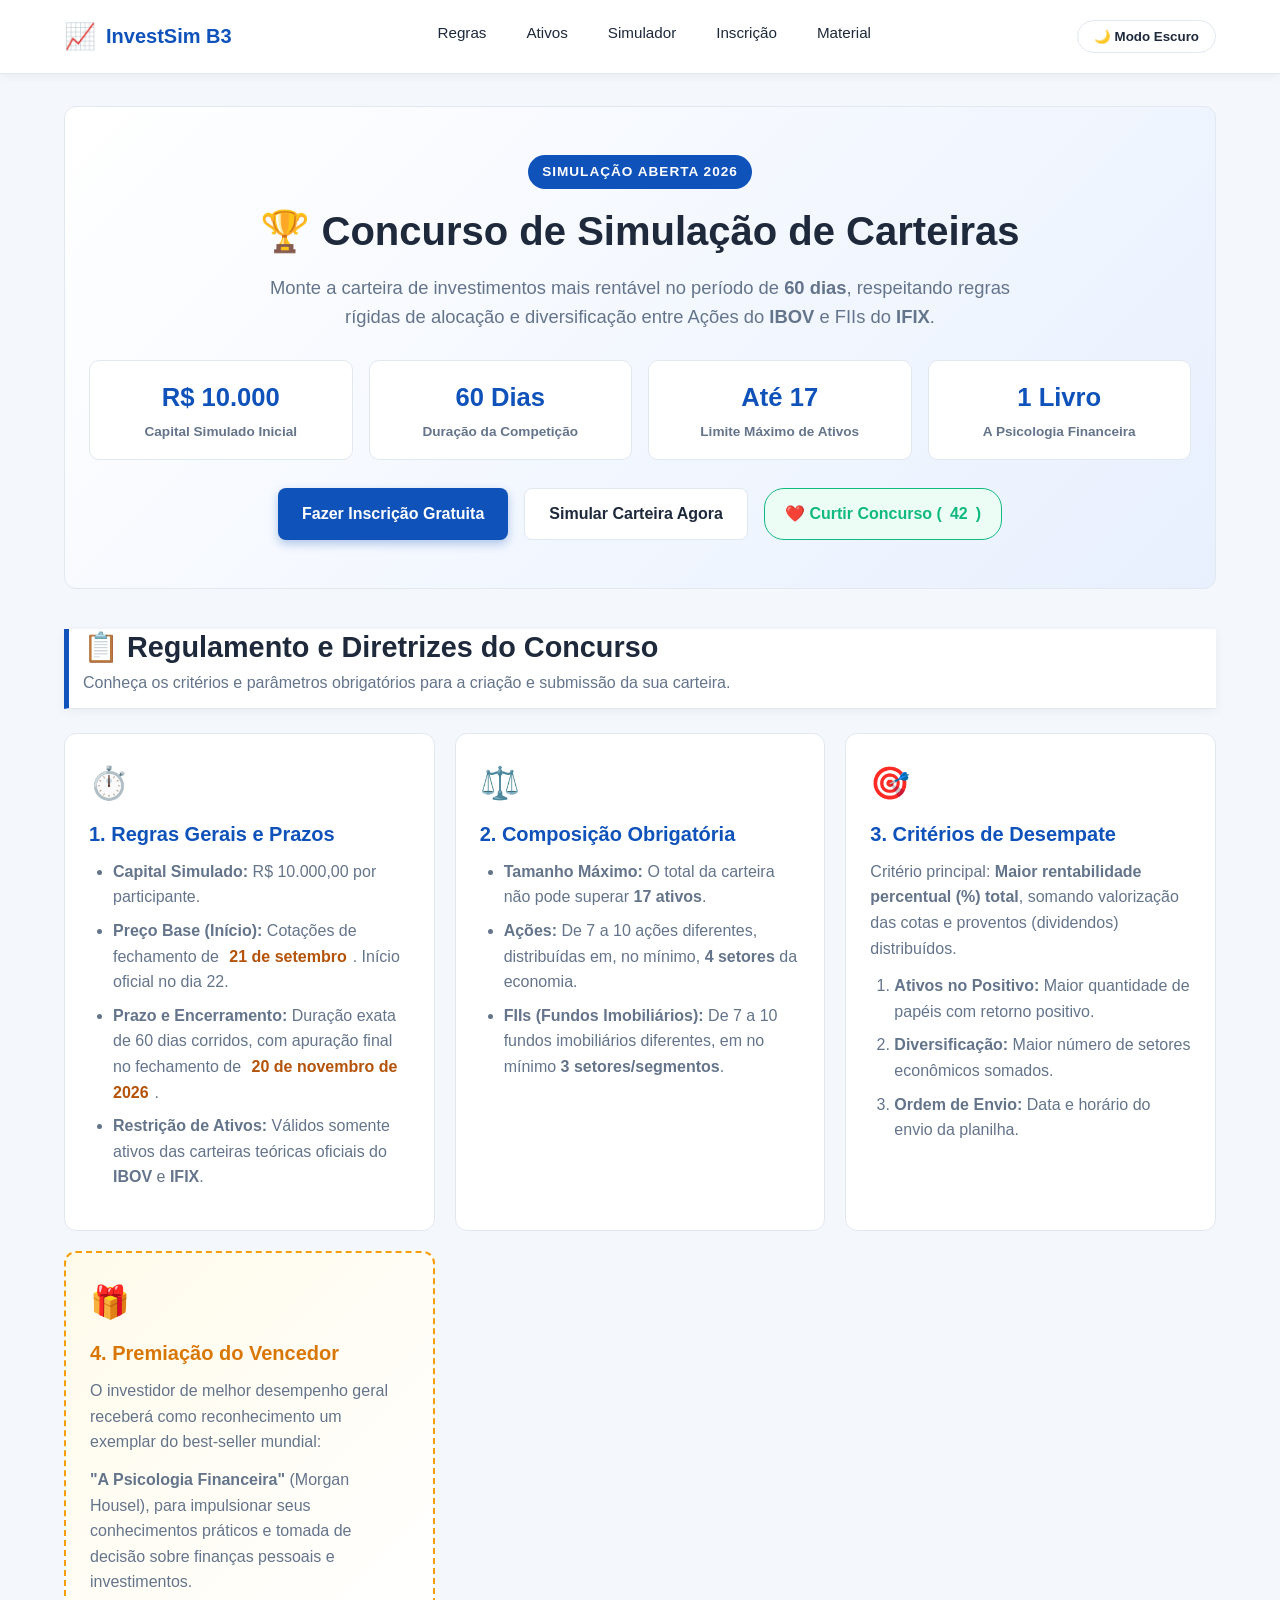
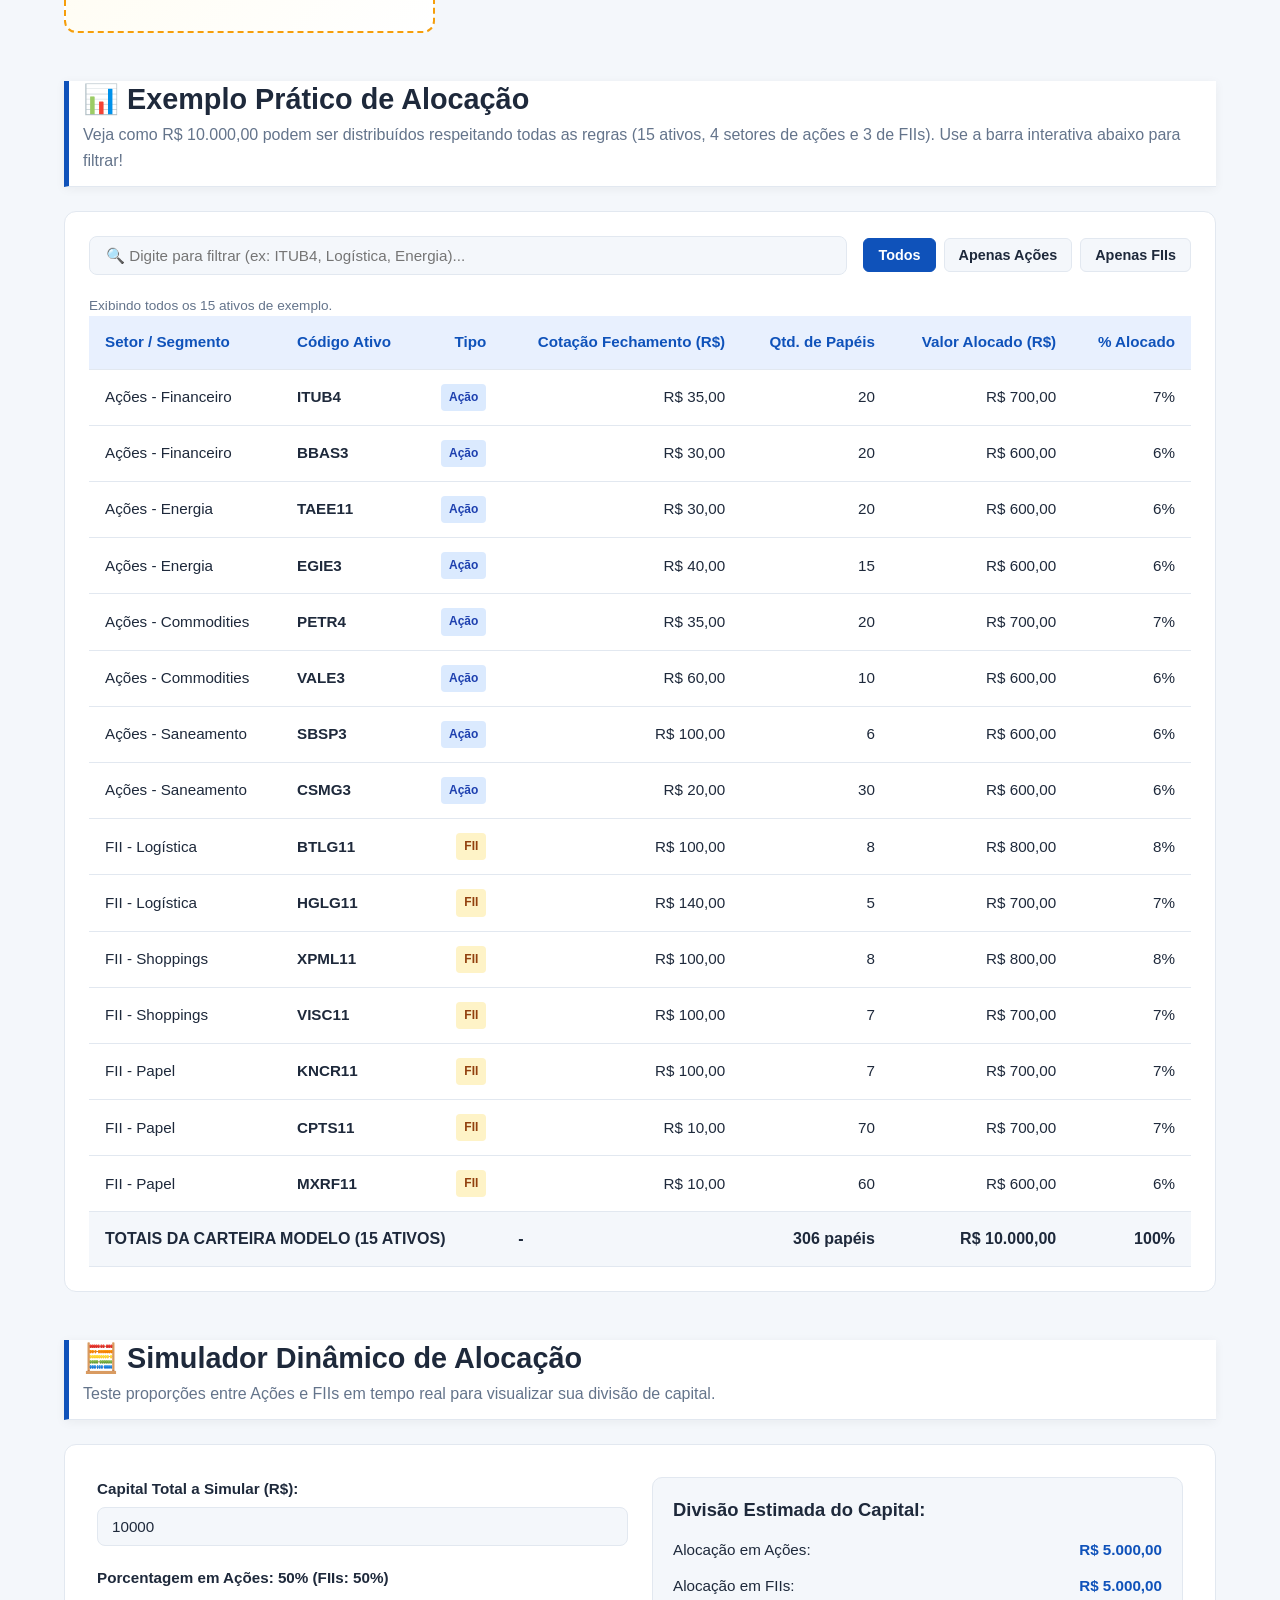
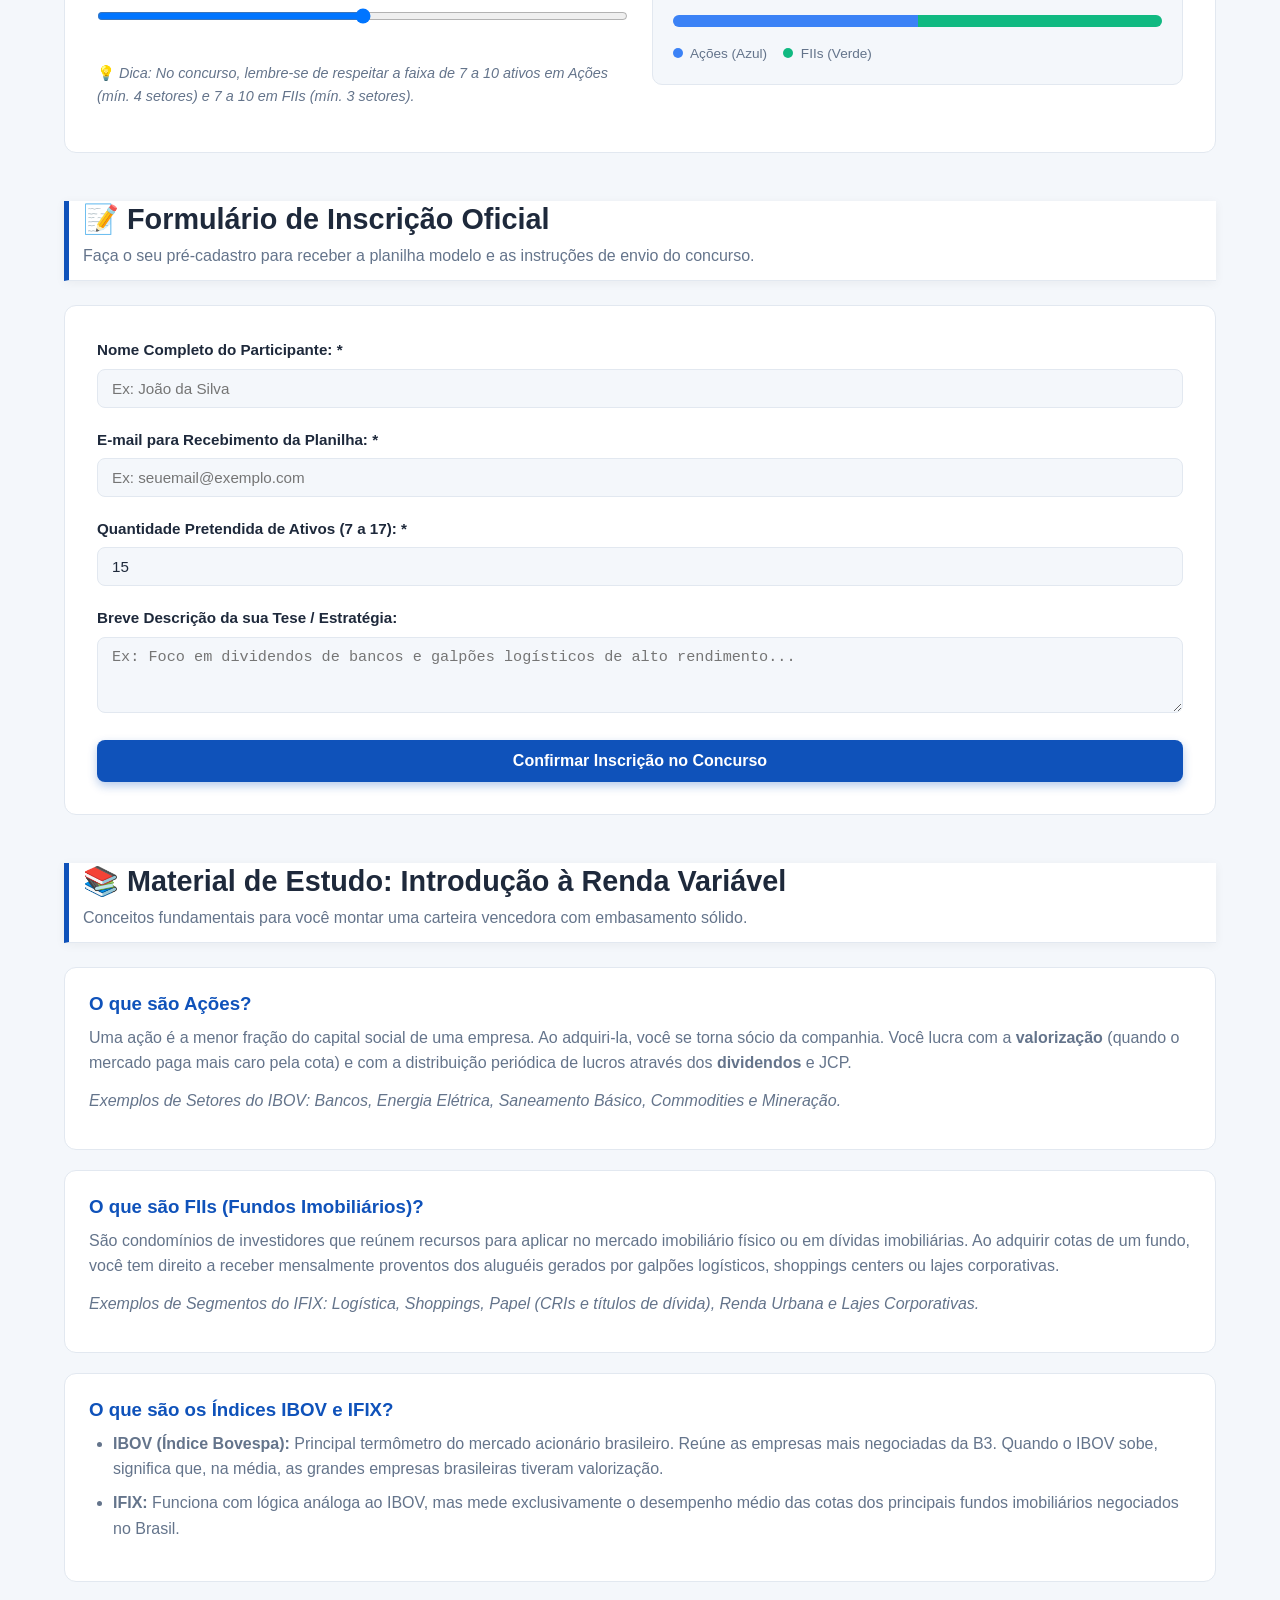
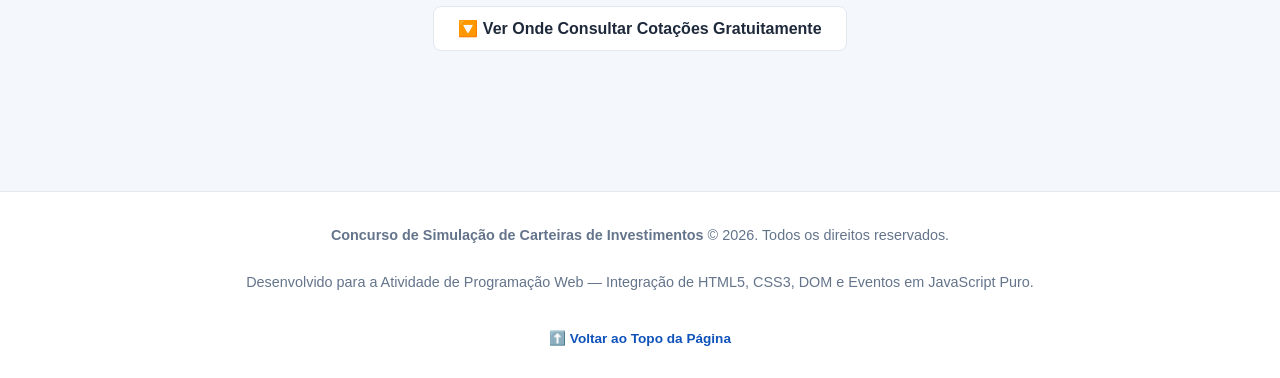
<file: index.html>
<!DOCTYPE html>
<html lang="pt-BR">
<head>
    <!-- Metadados Essenciais de Configuração e Responsividade -->
    <meta charset="UTF-8">
    <meta name="viewport" content="width=device-width, initial-scale=1.0">
    <meta name="description" content="Landing Page Oficial do Concurso de Simulação de Carteiras de Investimentos. Aloque R$ 10.000,00 simulados entre Ações e FIIs e concorra a prêmios.">
    <meta name="author" content="Programação Web">
    
    <!-- Título da Página no Navegador -->
    <title>Concurso de Simulação de Carteiras de Investimentos | IBOV & IFIX</title>
    
    <!-- Vinculação do Arquivo de Folha de Estilos CSS Externo -->
    <link rel="stylesheet" href="estilo.css">
</head>
<body>

    <!-- ======================================================================
         CABEÇALHO DA PÁGINA (Header com Navegação e Botão de Alternância de Tema)
         ====================================================================== -->
    <header>
        <div class="nav-container">
            <!-- Logotipo do Projeto -->
            <div class="logo">
                <span class="logo-icone" aria-hidden="true">📈</span>
                <span>InvestSim B3</span>
            </div>

            <!-- Menu de Navegação Semântica com Âncoras -->
            <nav aria-label="Navegação Principal">
                <ul>
                    <li><a href="#regras">Regras</a></li>
                    <li><a href="#tabela">Ativos</a></li>
                    <li><a href="#simulador">Simulador</a></li>
                    <li><a href="#inscricao">Inscrição</a></li>
                    <li><a href="#material">Material</a></li>
                </ul>
            </nav>

            <!-- Botão de Interação: Alternância de Modo Claro / Modo Escuro -->
            <button id="btn-tema" class="btn-tema" type="button" title="Alternar entre tema claro e escuro">
                <span id="texto-tema">🌙 Modo Escuro</span>
            </button>
        </div>
    </header>

    <!-- ======================================================================
         CONTEÚDO PRINCIPAL (Main)
         ====================================================================== -->
    <main class="container">

        <!-- ------------------------------------------------------------------
             SEÇÃO 1: HERO / APRESENTAÇÃO DO CONCURSO
             ------------------------------------------------------------------ -->
        <section class="hero-section" id="inicio">
            <span class="hero-badge">Simulação Aberta 2026</span>
            <h1 class="hero-titulo">🏆 Concurso de Simulação de Carteiras</h1>
            <p class="hero-subtitulo">
                Monte a carteira de investimentos mais rentável no período de <strong>60 dias</strong>, 
                respeitando regras rígidas de alocação e diversificação entre Ações do <strong>IBOV</strong> e FIIs do <strong>IFIX</strong>.
            </p>

            <!-- Grid de Destaques Numéricos do Concurso -->
            <div class="hero-stats">
                <article class="stat-card">
                    <span class="stat-numero">R$ 10.000</span>
                    <span class="stat-rotulo">Capital Simulado Inicial</span>
                </article>
                <article class="stat-card">
                    <span class="stat-numero">60 Dias</span>
                    <span class="stat-rotulo">Duração da Competição</span>
                </article>
                <article class="stat-card">
                    <span class="stat-numero">Até 17</span>
                    <span class="stat-rotulo">Limite Máximo de Ativos</span>
                </article>
                <article class="stat-card">
                    <span class="stat-numero">1 Livro</span>
                    <span class="stat-rotulo">A Psicologia Financeira</span>
                </article>
            </div>

            <!-- Botões de Ação Rápida e Interatividade no Hero -->
            <div class="hero-botoes">
                <a href="#inscricao" class="btn btn-primary">Fazer Inscrição Gratuita</a>
                <a href="#simulador" class="btn btn-secondary">Simular Carteira Agora</a>
                <!-- Botão de Apoio/Curtir com Contador Dinâmico em JavaScript -->
                <button id="btn-curtir" class="btn btn-curtir" type="button" title="Demonstrar apoio ao concurso">
                    ❤️ Curtir Concurso (<span id="contador-curtidas">42</span>)
                </button>
            </div>
        </section>

        <!-- ------------------------------------------------------------------
             SEÇÃO 2: REGRAS OFICIAIS E DIRETRIZES
             ------------------------------------------------------------------ -->
        <section class="secao" id="regras">
            <header class="secao-cabecalho">
                <h2 class="secao-titulo">📋 Regulamento e Diretrizes do Concurso</h2>
                <p class="secao-descricao">Conheça os critérios e parâmetros obrigatórios para a criação e submissão da sua carteira.</p>
            </header>

            <div class="cards-grid">
                <!-- Card 1: Prazos e Capital -->
                <article class="card">
                    <div class="card-icone" aria-hidden="true">⏱️</div>
                    <h3 class="card-titulo">1. Regras Gerais e Prazos</h3>
                    <ul>
                        <li><strong>Capital Simulado:</strong> R$ 10.000,00 por participante.</li>
                        <li><strong>Preço Base (Início):</strong> Cotações de fechamento de <span class="destaque-amarelo">21 de setembro</span>. Início oficial no dia 22.</li>
                        <li><strong>Prazo e Encerramento:</strong> Duração exata de 60 dias corridos, com apuração final no fechamento de <span class="destaque-amarelo">20 de novembro de 2026</span>.</li>
                        <li><strong>Restrição de Ativos:</strong> Válidos somente ativos das carteiras teóricas oficiais do <strong>IBOV</strong> e <strong>IFIX</strong>.</li>
                    </ul>
                </article>

                <!-- Card 2: Composição da Carteira -->
                <article class="card">
                    <div class="card-icone" aria-hidden="true">⚖️</div>
                    <h3 class="card-titulo">2. Composição Obrigatória</h3>
                    <ul>
                        <li><strong>Tamanho Máximo:</strong> O total da carteira não pode superar <strong>17 ativos</strong>.</li>
                        <li><strong>Ações:</strong> De 7 a 10 ações diferentes, distribuídas em, no mínimo, <strong>4 setores</strong> da economia.</li>
                        <li><strong>FIIs (Fundos Imobiliários):</strong> De 7 a 10 fundos imobiliários diferentes, em no mínimo <strong>3 setores/segmentos</strong>.</li>
                    </ul>
                </article>

                <!-- Card 3: Critérios de Avaliação -->
                <article class="card">
                    <div class="card-icone" aria-hidden="true">🎯</div>
                    <h3 class="card-titulo">3. Critérios de Desempate</h3>
                    <p>Critério principal: <strong>Maior rentabilidade percentual (%) total</strong>, somando valorização das cotas e proventos (dividendos) distribuídos.</p>
                    <ol>
                        <li><strong>Ativos no Positivo:</strong> Maior quantidade de papéis com retorno positivo.</li>
                        <li><strong>Diversificação:</strong> Maior número de setores econômicos somados.</li>
                        <li><strong>Ordem de Envio:</strong> Data e horário do envio da planilha.</li>
                    </ol>
                </article>

                <!-- Card 4: Premiação Oficial -->
                <article class="card card-premio">
                    <div class="card-icone" aria-hidden="true">🎁</div>
                    <h3 class="card-titulo">4. Premiação do Vencedor</h3>
                    <p>O investidor de melhor desempenho geral receberá como reconhecimento um exemplar do best-seller mundial:</p>
                    <p><strong>"A Psicologia Financeira"</strong> (Morgan Housel), para impulsionar seus conhecimentos práticos e tomada de decisão sobre finanças pessoais e investimentos.</p>
                </article>
            </div>
        </section>

        <!-- ------------------------------------------------------------------
             SEÇÃO 3: EXEMPLO PRÁTICO DE CARTEIRA COM TABELA INTERATIVA E BUSCA
             ------------------------------------------------------------------ -->
        <section class="secao" id="tabela">
            <header class="secao-cabecalho">
                <h2 class="secao-titulo">📊 Exemplo Prático de Alocação</h2>
                <p class="secao-descricao">Veja como R$ 10.000,00 podem ser distribuídos respeitando todas as regras (15 ativos, 4 setores de ações e 3 de FIIs). Use a barra interativa abaixo para filtrar!</p>
            </header>

            <div class="tabela-container">
                <!-- Controles Interativos: Barra de Pesquisa e Botões de Filtro -->
                <div class="tabela-controles">
                    <div class="busca-caixa">
                        <label for="campo-busca" class="visually-hidden" style="position: absolute; left: -9999px;">Filtrar ativo:</label>
                        <input type="text" id="campo-busca" class="busca-input" placeholder="🔍 Digite para filtrar (ex: ITUB4, Logística, Energia)..." autocomplete="off">
                    </div>
                    <div class="filtro-botoes">
                        <button id="filtro-todos" class="btn-filtro ativo" type="button">Todos</button>
                        <button id="filtro-acoes" class="btn-filtro" type="button">Apenas Ações</button>
                        <button id="filtro-fiis" class="btn-filtro" type="button">Apenas FIIs</button>
                    </div>
                </div>

                <!-- Mensagem Dinâmica do Total de Resultados Encontrados -->
                <span id="resultado-busca" class="resultado-busca-texto">Exibindo todos os 15 ativos de exemplo.</span>

                <!-- Tabela Semântica de Ativos -->
                <div class="tabela-responsiva">
                    <table id="tabela-ativos">
                        <thead>
                            <tr>
                                <th>Setor / Segmento</th>
                                <th>Código Ativo</th>
                                <th>Tipo</th>
                                <th>Cotação Fechamento (R$)</th>
                                <th>Qtd. de Papéis</th>
                                <th>Valor Alocado (R$)</th>
                                <th>% Alocado</th>
                            </tr>
                        </thead>
                        <tbody>
                            <!-- Ações -->
                            <tr data-tipo="acao">
                                <td>Ações - Financeiro</td>
                                <td><strong>ITUB4</strong></td>
                                <td><span class="badge-tipo badge-acao">Ação</span></td>
                                <td>R$ 35,00</td>
                                <td>20</td>
                                <td>R$ 700,00</td>
                                <td>7%</td>
                            </tr>
                            <tr data-tipo="acao">
                                <td>Ações - Financeiro</td>
                                <td><strong>BBAS3</strong></td>
                                <td><span class="badge-tipo badge-acao">Ação</span></td>
                                <td>R$ 30,00</td>
                                <td>20</td>
                                <td>R$ 600,00</td>
                                <td>6%</td>
                            </tr>
                            <tr data-tipo="acao">
                                <td>Ações - Energia</td>
                                <td><strong>TAEE11</strong></td>
                                <td><span class="badge-tipo badge-acao">Ação</span></td>
                                <td>R$ 30,00</td>
                                <td>20</td>
                                <td>R$ 600,00</td>
                                <td>6%</td>
                            </tr>
                            <tr data-tipo="acao">
                                <td>Ações - Energia</td>
                                <td><strong>EGIE3</strong></td>
                                <td><span class="badge-tipo badge-acao">Ação</span></td>
                                <td>R$ 40,00</td>
                                <td>15</td>
                                <td>R$ 600,00</td>
                                <td>6%</td>
                            </tr>
                            <tr data-tipo="acao">
                                <td>Ações - Commodities</td>
                                <td><strong>PETR4</strong></td>
                                <td><span class="badge-tipo badge-acao">Ação</span></td>
                                <td>R$ 35,00</td>
                                <td>20</td>
                                <td>R$ 700,00</td>
                                <td>7%</td>
                            </tr>
                            <tr data-tipo="acao">
                                <td>Ações - Commodities</td>
                                <td><strong>VALE3</strong></td>
                                <td><span class="badge-tipo badge-acao">Ação</span></td>
                                <td>R$ 60,00</td>
                                <td>10</td>
                                <td>R$ 600,00</td>
                                <td>6%</td>
                            </tr>
                            <tr data-tipo="acao">
                                <td>Ações - Saneamento</td>
                                <td><strong>SBSP3</strong></td>
                                <td><span class="badge-tipo badge-acao">Ação</span></td>
                                <td>R$ 100,00</td>
                                <td>6</td>
                                <td>R$ 600,00</td>
                                <td>6%</td>
                            </tr>
                            <tr data-tipo="acao">
                                <td>Ações - Saneamento</td>
                                <td><strong>CSMG3</strong></td>
                                <td><span class="badge-tipo badge-acao">Ação</span></td>
                                <td>R$ 20,00</td>
                                <td>30</td>
                                <td>R$ 600,00</td>
                                <td>6%</td>
                            </tr>

                            <!-- Fundos Imobiliários (FIIs) -->
                            <tr data-tipo="fii">
                                <td>FII - Logística</td>
                                <td><strong>BTLG11</strong></td>
                                <td><span class="badge-tipo badge-fii">FII</span></td>
                                <td>R$ 100,00</td>
                                <td>8</td>
                                <td>R$ 800,00</td>
                                <td>8%</td>
                            </tr>
                            <tr data-tipo="fii">
                                <td>FII - Logística</td>
                                <td><strong>HGLG11</strong></td>
                                <td><span class="badge-tipo badge-fii">FII</span></td>
                                <td>R$ 140,00</td>
                                <td>5</td>
                                <td>R$ 700,00</td>
                                <td>7%</td>
                            </tr>
                            <tr data-tipo="fii">
                                <td>FII - Shoppings</td>
                                <td><strong>XPML11</strong></td>
                                <td><span class="badge-tipo badge-fii">FII</span></td>
                                <td>R$ 100,00</td>
                                <td>8</td>
                                <td>R$ 800,00</td>
                                <td>8%</td>
                            </tr>
                            <tr data-tipo="fii">
                                <td>FII - Shoppings</td>
                                <td><strong>VISC11</strong></td>
                                <td><span class="badge-tipo badge-fii">FII</span></td>
                                <td>R$ 100,00</td>
                                <td>7</td>
                                <td>R$ 700,00</td>
                                <td>7%</td>
                            </tr>
                            <tr data-tipo="fii">
                                <td>FII - Papel</td>
                                <td><strong>KNCR11</strong></td>
                                <td><span class="badge-tipo badge-fii">FII</span></td>
                                <td>R$ 100,00</td>
                                <td>7</td>
                                <td>R$ 700,00</td>
                                <td>7%</td>
                            </tr>
                            <tr data-tipo="fii">
                                <td>FII - Papel</td>
                                <td><strong>CPTS11</strong></td>
                                <td><span class="badge-tipo badge-fii">FII</span></td>
                                <td>R$ 10,00</td>
                                <td>70</td>
                                <td>R$ 700,00</td>
                                <td>7%</td>
                            </tr>
                            <tr data-tipo="fii">
                                <td>FII - Papel</td>
                                <td><strong>MXRF11</strong></td>
                                <td><span class="badge-tipo badge-fii">FII</span></td>
                                <td>R$ 10,00</td>
                                <td>60</td>
                                <td>R$ 600,00</td>
                                <td>6%</td>
                            </tr>
                        </tbody>
                        <tfoot>
                            <tr>
                                <th colspan="3">TOTAIS DA CARTEIRA MODELO (15 ATIVOS)</th>
                                <th>-</th>
                                <th>306 papéis</th>
                                <th>R$ 10.000,00</th>
                                <th>100%</th>
                            </tr>
                        </tfoot>
                    </table>
                </div>
            </div>
        </section>

        <!-- ------------------------------------------------------------------
             SEÇÃO 4: SIMULADOR INTERATIVO DE ALOCAÇÃO DE CAPITAL
             ------------------------------------------------------------------ -->
        <section class="secao" id="simulador">
            <header class="secao-cabecalho">
                <h2 class="secao-titulo">🧮 Simulador Dinâmico de Alocação</h2>
                <p class="secao-descricao">Teste proporções entre Ações e FIIs em tempo real para visualizar sua divisão de capital.</p>
            </header>

            <div class="simulador-card">
                <div class="simulador-grid">
                    <!-- Entradas de Dados do Simulador -->
                    <div>
                        <div class="campo-grupo">
                            <label for="sim-capital" class="campo-rotulo">Capital Total a Simular (R$):</label>
                            <input type="number" id="sim-capital" class="campo-input" value="10000" min="1000" step="500">
                        </div>

                        <div class="campo-grupo">
                            <label for="sim-pct-acoes" class="campo-rotulo">
                                Porcentagem em Ações: <strong id="rotulo-pct-acoes">50%</strong> (FIIs: <strong id="rotulo-pct-fiis">50%</strong>)
                            </label>
                            <input type="range" id="sim-pct-acoes" class="campo-input" min="20" max="80" value="50" step="5" style="cursor: pointer;">
                        </div>

                        <p style="font-size: 0.9rem; color: var(--cor-texto-secundario);">
                            💡 <em>Dica: No concurso, lembre-se de respeitar a faixa de 7 a 10 ativos em Ações (mín. 4 setores) e 7 a 10 em FIIs (mín. 3 setores).</em>
                        </p>
                    </div>

                    <!-- Resultados Calculados do Simulador -->
                    <div class="painel-resultado">
                        <h3 style="margin-bottom: 16px; font-size: 1.15rem;">Divisão Estimada do Capital:</h3>
                        
                        <div class="painel-item">
                            <span>Alocação em Ações:</span>
                            <span id="valor-alocado-acoes" class="painel-item-destaque">R$ 5.000,00</span>
                        </div>

                        <div class="painel-item">
                            <span>Alocação em FIIs:</span>
                            <span id="valor-alocado-fiis" class="painel-item-destaque">R$ 5.000,00</span>
                        </div>

                        <!-- Barra Gráfica de Progresso Atualizada com JavaScript -->
                        <div class="barra-progresso" title="Proporção visual de Ações vs FIIs">
                            <div id="barra-progresso-acoes" class="progresso-acoes" style="width: 50%;"></div>
                            <div id="barra-progresso-fiis" class="progresso-fiis" style="width: 50%;"></div>
                        </div>

                        <div class="legenda-progresso">
                            <div><span class="indicador-cor" style="background-color: #3b82f6;"></span> Ações (Azul)</div>
                            <div><span class="indicador-cor" style="background-color: #10b981;"></span> FIIs (Verde)</div>
                        </div>
                    </div>
                </div>
            </div>
        </section>

        <!-- ------------------------------------------------------------------
             SEÇÃO 5: FORMULÁRIO DE INSCRIÇÃO E PRÉ-CADASTRO
             ------------------------------------------------------------------ -->
        <section class="secao" id="inscricao">
            <header class="secao-cabecalho">
                <h2 class="secao-titulo">📝 Formulário de Inscrição Oficial</h2>
                <p class="secao-descricao">Faça o seu pré-cadastro para receber a planilha modelo e as instruções de envio do concurso.</p>
            </header>

            <div class="form-card">
                <form id="form-inscricao" novalidate>
                    <div class="campo-grupo">
                        <label for="campo-nome" class="campo-rotulo">Nome Completo do Participante: *</label>
                        <input type="text" id="campo-nome" class="campo-input" placeholder="Ex: João da Silva" required>
                    </div>

                    <div class="campo-grupo">
                        <label for="campo-email" class="campo-rotulo">E-mail para Recebimento da Planilha: *</label>
                        <input type="email" id="campo-email" class="campo-input" placeholder="Ex: seuemail@exemplo.com" required>
                    </div>

                    <div class="campo-grupo">
                        <label for="campo-qtd-ativos" class="campo-rotulo">Quantidade Pretendida de Ativos (7 a 17): *</label>
                        <input type="number" id="campo-qtd-ativos" class="campo-input" min="7" max="17" value="15" required>
                    </div>

                    <div class="campo-grupo">
                        <label for="campo-estrategia" class="campo-rotulo">Breve Descrição da sua Tese / Estratégia:</label>
                        <textarea id="campo-estrategia" class="campo-textarea" rows="3" placeholder="Ex: Foco em dividendos de bancos e galpões logísticos de alto rendimento..."></textarea>
                    </div>

                    <button type="submit" id="btn-submit-inscricao" class="btn btn-primary" style="width: 100%;">
                        Confirmar Inscrição no Concurso
                    </button>
                </form>

                <!-- Painel de Feedback e Confirmação da Inscrição (Manipulado via JavaScript) -->
                <div id="mensagem-confirmacao" class="mensagem-feedback" role="alert"></div>
            </div>
        </section>

        <!-- ------------------------------------------------------------------
             SEÇÃO 6: MATERIAL DE ESTUDO COMPLEMENTAR (INTRODUÇÃO À RENDA VARIÁVEL)
             ------------------------------------------------------------------ -->
        <section class="secao" id="material">
            <header class="secao-cabecalho">
                <h2 class="secao-titulo">📚 Material de Estudo: Introdução à Renda Variável</h2>
                <p class="secao-descricao">Conceitos fundamentais para você montar uma carteira vencedora com embasamento sólido.</p>
            </header>

            <article class="material-box">
                <h3>O que são Ações?</h3>
                <p>
                    Uma ação é a menor fração do capital social de uma empresa. Ao adquiri-la, você se torna sócio da companhia. 
                    Você lucra com a <strong>valorização</strong> (quando o mercado paga mais caro pela cota) e com a distribuição 
                    periódica de lucros através dos <strong>dividendos</strong> e JCP.
                </p>
                <p><em>Exemplos de Setores do IBOV: Bancos, Energia Elétrica, Saneamento Básico, Commodities e Mineração.</em></p>
            </article>

            <article class="material-box">
                <h3>O que são FIIs (Fundos Imobiliários)?</h3>
                <p>
                    São condomínios de investidores que reúnem recursos para aplicar no mercado imobiliário físico ou em dívidas imobiliárias. 
                    Ao adquirir cotas de um fundo, você tem direito a receber mensalmente proventos dos aluguéis gerados por galpões logísticos, 
                    shoppings centers ou lajes corporativas.
                </p>
                <p><em>Exemplos de Segmentos do IFIX: Logística, Shoppings, Papel (CRIs e títulos de dívida), Renda Urbana e Lajes Corporativas.</em></p>
            </article>

            <article class="material-box">
                <h3>O que são os Índices IBOV e IFIX?</h3>
                <ul>
                    <li><strong>IBOV (Índice Bovespa):</strong> Principal termômetro do mercado acionário brasileiro. Reúne as empresas mais negociadas da B3. Quando o IBOV sobe, significa que, na média, as grandes empresas brasileiras tiveram valorização.</li>
                    <li><strong>IFIX:</strong> Funciona com lógica análoga ao IBOV, mas mede exclusivamente o desempenho médio das cotas dos principais fundos imobiliários negociados no Brasil.</li>
                </ul>
            </article>

            <!-- Botão de Interação: Expandir/Recolher Ferramentas Externas Gratuitas -->
            <div style="text-align: center; margin: 24px 0;">
                <button id="btn-toggle-dicas" class="btn btn-secondary" type="button">
                    🔽 Ver Onde Consultar Cotações Gratuitamente
                </button>
            </div>

            <!-- Caixa Expansível com Links e Plataformas Recomendadas (Manipulada via JS) -->
            <div id="dicas-adicionais" class="material-box" style="display: none;">
                <h3>Onde verificar Cotações e Composições Oficiais?</h3>
                <p>Para montar a sua carteira competitiva de 60 dias, consulte as seguintes ferramentas gratuitas recomendadas:</p>
                
                <div class="links-plataformas">
                    <div class="plataforma-card">
                        <h4>Status Invest</h4>
                        <p>Excelente para consultar histórico de cotações, múltiplos fundamentalistas, gráficos de preços e histórico de dividendos de ações e fundos imobiliários.</p>
                    </div>
                    <div class="plataforma-card">
                        <h4>Investidor10</h4>
                        <p>Interface intuitiva para filtrar e ordenar FIIs por segmento, dividend yield acumulado e verificar rankings setoriais completos.</p>
                    </div>
                    <div class="plataforma-card">
                        <h4>Site Oficial da B3</h4>
                        <p>A fonte regulatória primária para checar a composição teórica atualizada das carteiras do IBOVESPA e do IFIX.</p>
                    </div>
                </div>
            </div>
        </section>

    </main>

    <!-- ======================================================================
         RODAPÉ (Footer Semântico)
         ====================================================================== -->
    <footer>
        <div class="footer-conteudo">
            <p><strong>Concurso de Simulação de Carteiras de Investimentos</strong> &copy; 2026. Todos os direitos reservados.</p>
            <p>Desenvolvido para a Atividade de Programação Web — Integração de HTML5, CSS3, DOM e Eventos em JavaScript Puro.</p>
            <button class="btn-topo" onclick="window.scrollTo({top: 0, behavior: 'smooth'});">
                ⬆️ Voltar ao Topo da Página
            </button>
        </div>
    </footer>

    <!-- ======================================================================
         VINCULAÇÃO DO SCRIPT JAVASCRIPT EXTERNO
         ====================================================================== -->
    <script src="script.js"></script>

</body>
</html>
</file>
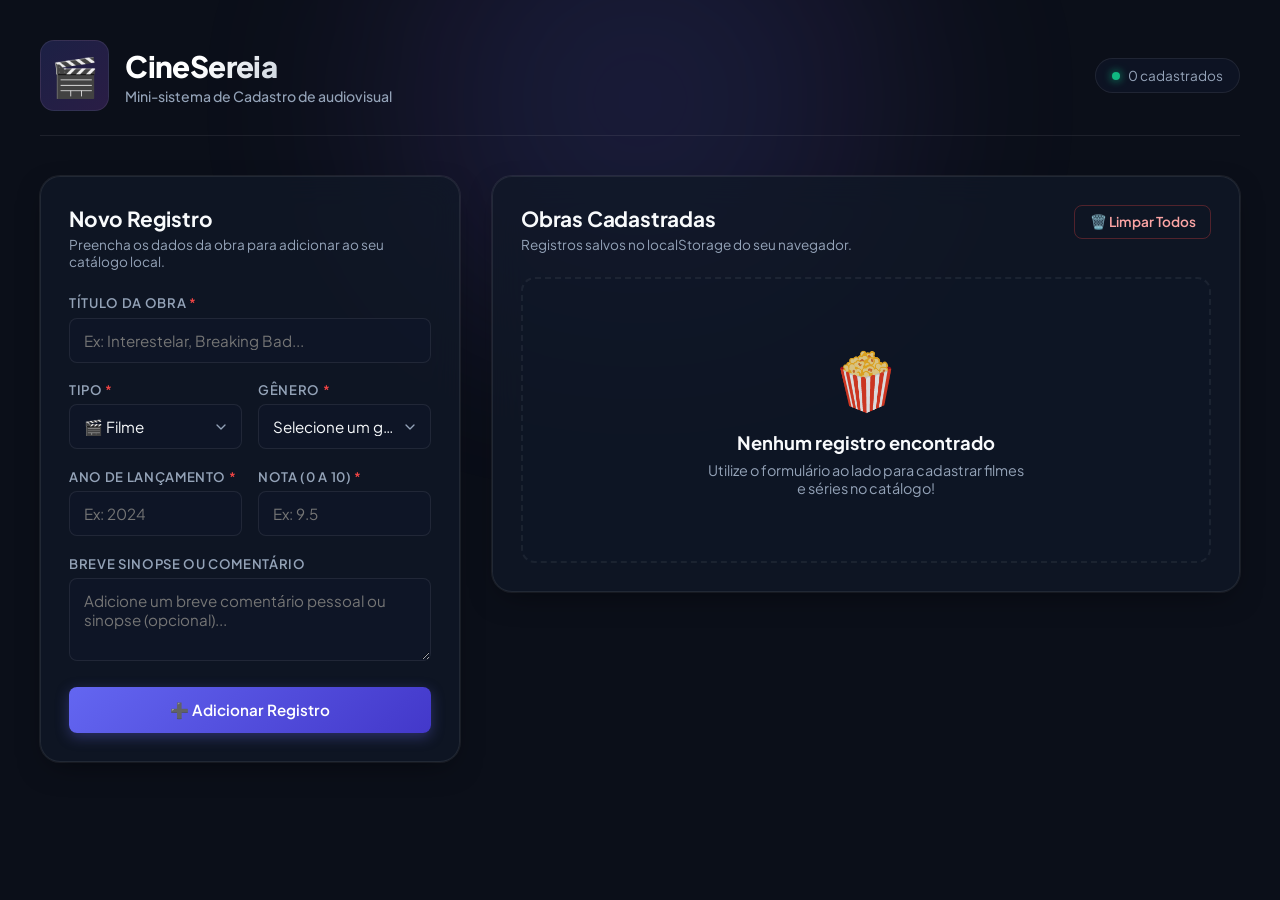
<file: att4/index.html>
<!DOCTYPE html>
<html lang="pt-BR">
<head>
  <meta charset="UTF-8">
  <meta name="viewport" content="width=device-width, initial-scale=1.0">
  <title>CineSereia | Catálogo de Filmes e Séries</title>
  <meta name="description" content="Mini-sistema de cadastro de audiovisual com JavaScript, objetos, JSON e localStorage.">
  <link rel="preconnect" href="https://fonts.googleapis.com">
  <link rel="preconnect" href="https://fonts.gstatic.com" crossorigin>
  <link href="https://fonts.googleapis.com/css2?family=Plus+Jakarta+Sans:wght@400;500;600;700;800&display=swap" rel="stylesheet">
  <link rel="stylesheet" href="style.css">
</head>
<body>
  <div class="background-glow"></div>

  <div class="container">
    <header class="app-header">
      <div class="logo-area">
        <span class="logo-icon">🎬</span>
        <div>
          <h1>CineSereia</h1>
          <p class="subtitle">Mini-sistema de Cadastro de audiovisual</p>
        </div>
      </div>
      <div class="header-badge">
        <span class="status-indicator"></span>
        <span id="contador-badge">0 cadastrados</span>
      </div>
    </header>

    <main class="main-content">
      <!-- Formulário de Cadastro -->
      <section class="card form-card">
        <div class="card-header">
          <h2>Novo Registro</h2>
          <p>Preencha os dados da obra para adicionar ao seu catálogo local.</p>
        </div>

        <form id="form-filme" class="filme-form" novalidate>
          <div class="form-group">
            <label for="titulo">Título da Obra <span class="required">*</span></label>
            <input 
              type="text" 
              id="titulo" 
              name="titulo" 
              placeholder="Ex: Interestelar, Breaking Bad..." 
              required
              autocomplete="off"
            >
          </div>

          <div class="form-row">
            <div class="form-group">
              <label for="tipo">Tipo <span class="required">*</span></label>
              <select id="tipo" name="tipo" required>
                <option value="Filme">🎬 Filme</option>
                <option value="Série">📺 Série</option>
                <option value="Documentário">📽️ Documentário</option>
                <option value="Animação">🎨 Animação</option>
              </select>
            </div>

            <div class="form-group">
              <label for="genero">Gênero <span class="required">*</span></label>
              <select id="genero" name="genero" required>
                <option value="" disabled selected>Selecione um gênero</option>
                <option value="Ficção Científica">Ficção Científica</option>
                <option value="Ação">Ação</option>
                <option value="Drama">Drama</option>
                <option value="Comédia">Comédia</option>
                <option value="Suspense">Suspense</option>
                <option value="Terror">Terror</option>
                <option value="Romance">Romance</option>
                <option value="Fantasia">Fantasia</option>
              </select>
            </div>
          </div>

          <div class="form-row">
            <div class="form-group">
              <label for="ano">Ano de Lançamento <span class="required">*</span></label>
              <input 
                type="number" 
                id="ano" 
                name="ano" 
                min="1888" 
                max="2099" 
                placeholder="Ex: 2024" 
                required
              >
            </div>

            <div class="form-group">
              <label for="nota">Nota (0 a 10) <span class="required">*</span></label>
              <input 
                type="number" 
                id="nota" 
                name="nota" 
                min="0" 
                max="10" 
                step="0.1" 
                placeholder="Ex: 9.5" 
                required
              >
            </div>
          </div>

          <div class="form-group">
            <label for="sinopse">Breve Sinopse ou Comentário</label>
            <textarea 
              id="sinopse" 
              name="sinopse" 
              rows="3" 
              placeholder="Adicione um breve comentário pessoal ou sinopse (opcional)..."
            ></textarea>
          </div>

          <button type="submit" id="btn-salvar" class="btn btn-primary">
            <span>➕ Adicionar Registro</span>
          </button>
        </form>
      </section>

      <!-- Painel de Registros Cadastrados -->
      <section class="card list-card">
        <div class="card-header list-header">
          <div>
            <h2>Obras Cadastradas</h2>
            <p>Registros salvos no localStorage do seu navegador.</p>
          </div>
          <button type="button" id="btn-limpar" class="btn btn-danger-outline" title="Apagar todos os registros do localStorage">
            🗑️ Limpar Todos
          </button>
        </div>

        <div id="lista-vazia" class="empty-state">
          <div class="empty-icon">🍿</div>
          <h3>Nenhum registro encontrado</h3>
          <p>Utilize o formulário ao lado para cadastrar filmes e séries no catálogo!</p>
        </div>

        <div id="container-registros" class="cards-grid">
          <!-- Os cards serão desenhados dinamicamente via JS percorrendo o array com for...of -->
        </div>
      </section>
    </main>
  </div>

  <script src="script.js"></script>
</body>
</html>
</file>
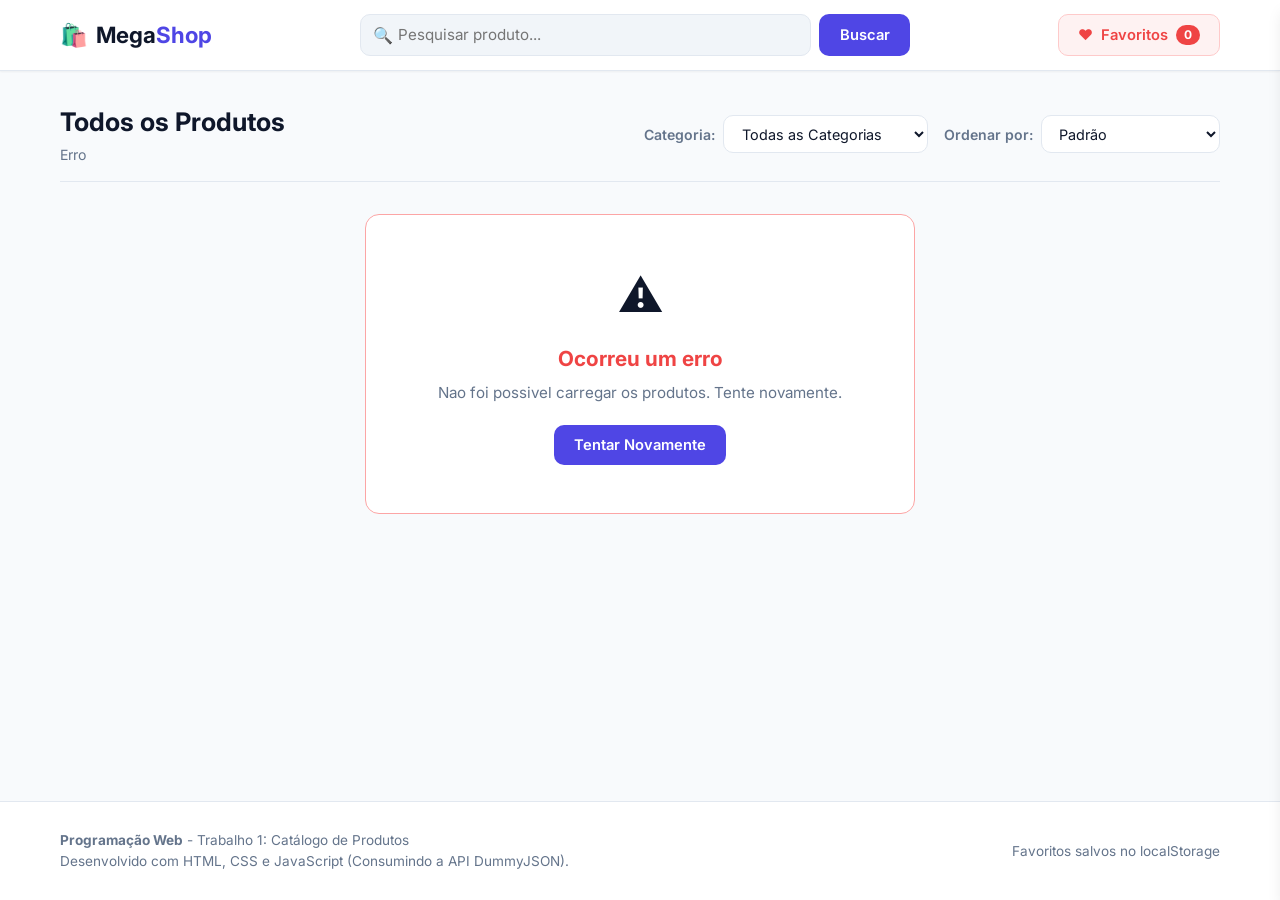
<file: att5/index.html>
<!DOCTYPE html>
<html lang="pt-BR">
<head>
  <meta charset="UTF-8">
  <meta name="viewport" content="width=device-width, initial-scale=1.0">
  <title>Catálogo de Produtos | Trabalho 1</title>
  
  <link rel="preconnect" href="https://fonts.googleapis.com">
  <link rel="preconnect" href="https://fonts.gstatic.com" crossorigin>
  <link href="https://fonts.googleapis.com/css2?family=Inter:wght@400;500;600;700&display=swap" rel="stylesheet">
  
  <link rel="stylesheet" href="css/styles.css">
</head>
<body>

  <!-- Cabecalho -->
  <header class="app-header">
    <div class="header-container container">
      <a href="#" class="brand" id="brand-logo">
        <span class="brand-icon">🛍️</span>
        <span class="brand-text">Mega<strong>Shop</strong></span>
      </a>

      <!-- Formulario de busca -->
      <form id="search-form" class="search-form">
        <div class="search-input-wrapper">
          <span class="search-icon">🔍</span>
          <input 
            type="search" 
            id="search-input" 
            name="q" 
            placeholder="Pesquisar produto..." 
            autocomplete="off"
            required
          >
          <button type="button" id="btn-clear-search" class="btn-clear-search" title="Limpar">&times;</button>
        </div>
        <button type="submit" class="btn btn-primary">Buscar</button>
      </form>

      <div class="header-actions">
        <button type="button" id="btn-open-favorites" class="btn btn-favorites">
          <span class="fav-icon">❤️</span>
          <span class="fav-label">Favoritos</span>
          <span id="fav-counter-badge" class="badge">0</span>
        </button>
      </div>
    </div>
  </header>

  <!-- Conteudo principal -->
  <main class="main-content container">
    
    <section class="toolbar">
      <div class="toolbar-left">
        <h1 id="catalog-title" class="section-title">Todos os Produtos</h1>
        <span id="results-count" class="results-count">Carregando produtos...</span>
      </div>

      <div class="toolbar-right">
        <div class="filter-group">
          <label for="category-select" class="filter-label">Categoria:</label>
          <select id="category-select" class="select-input">
            <option value="">Todas as Categorias</option>
          </select>
        </div>

        <div class="filter-group">
          <label for="sort-select" class="filter-label">Ordenar por:</label>
          <select id="sort-select" class="select-input">
            <option value="default">Padrão</option>
            <option value="price-asc">Menor Preço</option>
            <option value="price-desc">Maior Preço</option>
            <option value="rating-desc">Melhor Avaliação</option>
            <option value="title-asc">Nome (A - Z)</option>
          </select>
        </div>
      </div>
    </section>

    <!-- Feedback de carregamento ou erro -->
    <section id="feedback-container" class="feedback-container">
    </section>

    <!-- Grade com os produtos -->
    <section id="catalog-section" class="catalog-section">
      <div id="products-grid" class="products-grid">
      </div>
    </section>

  </main>

  <!-- Modal de detalhes do produto -->
  <div id="product-modal" class="modal-backdrop">
    <div class="modal-card">
      <button type="button" id="modal-close-btn" class="modal-close-btn">&times;</button>
      <div id="modal-content-body" class="modal-body"></div>
    </div>
  </div>

  <!-- Painel lateral de favoritos -->
  <div id="favorites-overlay" class="drawer-overlay"></div>
  <aside id="favorites-drawer" class="favorites-drawer">
    <div class="drawer-header">
      <div class="drawer-title-group">
        <span class="drawer-icon">❤️</span>
        <h2 id="drawer-title">Meus Favoritos</h2>
        <span id="drawer-fav-count" class="badge">0</span>
      </div>
      <button type="button" id="drawer-close-btn" class="drawer-close-btn">&times;</button>
    </div>

    <div id="favorites-list-container" class="drawer-body"></div>

    <div class="drawer-footer">
      <button type="button" id="btn-clear-all-favs" class="btn btn-outline-danger" disabled>
        Limpar Favoritos
      </button>
    </div>
  </aside>

  <!-- Notificacao toast -->
  <div id="toast" class="toast"></div>

  <!-- Rodape -->
  <footer class="app-footer">
    <div class="container footer-content">
      <div class="footer-info">
        <p><strong>Programação Web</strong> - Trabalho 1: Catálogo de Produtos</p>
        <p>Desenvolvido com HTML, CSS e JavaScript (Consumindo a API DummyJSON).</p>
      </div>
      <div class="footer-links">
        <span>Favoritos salvos no localStorage</span>
      </div>
    </div>
  </footer>

  <script src="js/storage.js"></script>
  <script src="js/api.js"></script>
  <script src="js/app.js"></script>
</body>
</html>
</file>
<file: estilo.css>
/* ==========================================================================
   FOLHA DE ESTILOS EXTERNA - CONCURSO DE SIMULAÇÃO DE CARTEIRAS
   Desenvolvido com CSS Moderno, Responsivo e com Suporte a Tema Claro / Escuro
   ========================================================================== */

/* --------------------------------------------------------------------------
   1. VARIÁVEIS DE CORES E TEMA (Custom Properties)
   -------------------------------------------------------------------------- */
:root {
    /* Cores Principais - Tema Claro */
    --cor-fundo: #f4f7fb;
    --cor-fundo-card: #ffffff;
    --cor-fundo-header: #ffffff;
    --cor-texto-principal: #1e293b;
    --cor-texto-secundario: #64748b;
    --cor-borda: #e2e8f0;
    
    /* Paleta Financeira e Destaques */
    --cor-primaria: #0f52ba;
    --cor-primaria-hover: #0a3d8f;
    --cor-primaria-suave: #e8f0fe;
    --cor-sucesso: #10b981;
    --cor-sucesso-suave: #ecfdf5;
    --cor-destaque: #f59e0b;
    --cor-destaque-suave: #fffbeb;
    --cor-erro: #ef4444;
    --cor-erro-suave: #fef2f2;
    --fundo-texto: #fffbeb

    /* Sombras e Bordas */
    --sombra-card: 0 4px 12px rgba(15, 23, 42, 0.06);
    --sombra-card-hover: 0 10px 25px rgba(15, 23, 42, 0.12);
    --sombra-header: 0 2px 10px rgba(0, 0, 0, 0.05);
    --raio-borda: 12px;
    --transicao-padrao: all 0.3s ease;
}

/* Variáveis para Tema Escuro */
:root .dark-mode {
    --cor-fundo: #0b1120;
    --cor-fundo-card: #1e293b;
    --cor-fundo-header: #131d31;
    --cor-texto-principal: #f8fafc;
    --cor-texto-secundario: #94a3b8;
    --cor-borda: #334155;
    --cor-primaria: #3b82f6;
    --cor-primaria-hover: #60a5fa;
    --cor-primaria-suave: #1e3a5f;
    --sombra-card: 0 4px 12px rgba(0, 0, 0, 0.4);
    --sombra-card-hover: 0 10px 25px rgba(0, 0, 0, 0.6);
    --sombra-header: 0 2px 10px rgba(0, 0, 0, 0.5);
    --fundo-texto: #fffbeb;
    --cor-destaque-suave: #7e6812;
}

/* --------------------------------------------------------------------------
   2. REINICIALIZAÇÃO E ESTILOS GERAIS (Por Tag)
   -------------------------------------------------------------------------- */
* {
    margin: 0;
    padding: 0;
    box-sizing: border-box;
}

html {
    scroll-behavior: smooth;
    font-family: -apple-system, BlinkMacSystemFont, 'Segoe UI', Roboto, Helvetica, Arial, sans-serif;
}

body {
    background-color: var(--cor-fundo);
    color: var(--cor-texto-principal);
    line-height: 1.6;
    transition: background-color 0.3s ease, color 0.3s ease;
}

h1, h2, h3, h4 {
    color: var(--cor-texto-principal);
    font-weight: 700;
    line-height: 1.3;
}

p {
    color: var(--cor-texto-secundario);
    margin-bottom: 12px;
}

a {
    color: var(--cor-primaria);
    text-decoration: none;
    transition: var(--transicao-padrao);
}

a:hover {
    text-decoration: underline;
}

ul, ol {
    padding-left: 24px;
    margin-bottom: 16px;
    color: var(--cor-texto-secundario);
}

li {
    margin-bottom: 8px;
}

/* --------------------------------------------------------------------------
   3. CABEÇALHO E BARRA DE NAVEGAÇÃO
   -------------------------------------------------------------------------- */
header {
    background-color: var(--cor-fundo-header);
    border-bottom: 1px solid var(--cor-borda);
    position: sticky;
    top: 0;
    z-index: 100;
    box-shadow: var(--sombra-header);
    transition: var(--transicao-padrao);
}

.nav-container {
    max-width: 1200px;
    margin: 0 auto;
    padding: 16px 24px;
    display: flex;
    justify-content: space-between;
    align-items: center;
    flex-wrap: wrap;
    gap: 16px;
}

.logo {
    display: flex;
    align-items: center;
    gap: 10px;
    font-size: 1.25rem;
    font-weight: 800;
    color: var(--cor-primaria);
}

.logo-icone {
    font-size: 1.6rem;
}

nav ul {
    list-style: none;
    display: flex;
    gap: 20px;
    margin: 0;
    padding: 0;
}

nav ul li a {
    color: var(--cor-texto-principal);
    font-weight: 500;
    font-size: 0.95rem;
    padding: 6px 10px;
    border-radius: 6px;
}

nav ul li a:hover {
    color: var(--cor-primaria);
    background-color: var(--cor-primaria-suave);
    text-decoration: none;
}

/* Botão de Tema */
.btn-tema {
    background-color: var(--cor-fundo-card);
    border: 1px solid var(--cor-borda);
    color: var(--cor-texto-principal);
    padding: 8px 16px;
    border-radius: 20px;
    cursor: pointer;
    font-weight: 600;
    display: inline-flex;
    align-items: center;
    gap: 8px;
    transition: var(--transicao-padrao);
}

.btn-tema:hover {
    background-color: var(--cor-primaria-suave);
    border-color: var(--cor-primaria);
}

/* --------------------------------------------------------------------------
   4. LAYOUT PRINCIPAL E CONTAINERS
   -------------------------------------------------------------------------- */
.container {
    max-width: 1200px;
    margin: 0 auto;
    padding: 32px 24px;
}

/* --------------------------------------------------------------------------
   5. SEÇÃO HERO (Apresentação Principal)
   -------------------------------------------------------------------------- */
.hero-section {
    text-align: center;
    padding: 48px 24px;
    background: linear-gradient(135deg, var(--cor-fundo-card) 0%, var(--cor-primaria-suave) 100%);
    border: 1px solid var(--cor-borda);
    border-radius: var(--raio-borda);
    margin-bottom: 40px;
    box-shadow: var(--sombra-card);
}

.hero-badge {
    display: inline-block;
    background-color: var(--cor-primaria);
    color: #ffffff;
    font-size: 0.85rem;
    font-weight: 700;
    text-transform: uppercase;
    letter-spacing: 1px;
    padding: 6px 14px;
    border-radius: 20px;
    margin-bottom: 16px;
}

.hero-titulo {
    font-size: 2.5rem;
    color: var(--cor-texto-principal);
    margin-bottom: 16px;
}

.hero-subtitulo {
    font-size: 1.15rem;
    max-width: 760px;
    margin: 0 auto 28px auto;
    color: var(--cor-texto-secundario);
}

/* Destaques Rápidos (Cards numéricos) */
.hero-stats {
    display: grid;
    grid-template-columns: repeat(auto-fit, minmax(200px, 1fr));
    gap: 16px;
    margin: 28px 0;
}

.stat-card {
    background-color: var(--cor-fundo-card);
    border: 1px solid var(--cor-borda);
    padding: 16px;
    border-radius: 10px;
    box-shadow: var(--sombra-card);
}

.stat-numero {
    display: block;
    font-size: 1.6rem;
    font-weight: 800;
    color: var(--cor-primaria);
}

.stat-rotulo {
    font-size: 0.85rem;
    color: var(--cor-texto-secundario);
    font-weight: 600;
}

.hero-botoes {
    display: flex;
    justify-content: center;
    gap: 16px;
    flex-wrap: wrap;
    margin-top: 24px;
}

/* --------------------------------------------------------------------------
   6. BOTÕES PERSONALIZADOS (Estilização de Classes)
   -------------------------------------------------------------------------- */
.btn {
    display: inline-flex;
    align-items: center;
    justify-content: center;
    gap: 8px;
    padding: 12px 24px;
    font-size: 1rem;
    font-weight: 600;
    border-radius: 8px;
    border: none;
    cursor: pointer;
    transition: var(--transicao-padrao);
    text-decoration: none;
}

.btn-primary {
    background-color: var(--cor-primaria);
    color: #ffffff;
    box-shadow: 0 4px 10px rgba(15, 82, 186, 0.3);
}

.btn-primary:hover {
    background-color: var(--cor-primaria-hover);
    transform: translateY(-2px);
    text-decoration: none;
}

.btn-secondary {
    background-color: var(--cor-fundo-card);
    color: var(--cor-texto-principal);
    border: 1px solid var(--cor-borda);
}

.btn-secondary:hover {
    background-color: var(--cor-primaria-suave);
    border-color: var(--cor-primaria);
    color: var(--cor-primaria);
    text-decoration: none;
}

.btn-curtir {
    background-color: var(--cor-sucesso-suave);
    color: var(--cor-sucesso);
    border: 1px solid var(--cor-sucesso);
    padding: 10px 20px;
    border-radius: 20px;
}

.btn-curtir:hover {
    background-color: var(--cor-sucesso);
    color: #ffffff;
}

/* --------------------------------------------------------------------------
   7. SEÇÕES DE CARDS E CONTEÚDO
   -------------------------------------------------------------------------- */
.secao {
    margin-bottom: 48px;
}

.secao-cabecalho {
    margin-bottom: 24px;
    border-left: 5px solid var(--cor-primaria);
    padding-left: 14px;
}

.secao-titulo {
    font-size: 1.8rem;
    color: var(--cor-texto-principal);
}

.secao-descricao {
    font-size: 1rem;
    color: var(--cor-texto-secundario);
    margin-top: 4px;
}

/* Grid de Cards Informativos */
.cards-grid {
    display: grid;
    grid-template-columns: repeat(auto-fit, minmax(280px, 1fr));
    gap: 20px;
}

.card {
    background-color: var(--cor-fundo-card);
    border: 1px solid var(--cor-borda);
    border-radius: var(--raio-borda);
    padding: 24px;
    box-shadow: var(--sombra-card);
    transition: var(--transicao-padrao);
}

.card:hover {
    transform: translateY(-4px);
    box-shadow: var(--sombra-card-hover);
}

.card-icone {
    font-size: 2rem;
    margin-bottom: 12px;
}

.card-titulo {
    font-size: 1.25rem;
    margin-bottom: 12px;
    color: var(--cor-primaria);
}

.destaque-amarelo {
    background-color: var(--fundo-texto);
    color: #b45309;
    padding: 2px 6px;
    border-radius: 4px;
    font-weight: 700;
}

/* Card Especial de Premiação */
.card-premio {
    background: linear-gradient(135deg, var(--cor-destaque-suave) 0%, var(--cor-fundo-card) 100%);
    border: 2px dashed var(--cor-destaque);
}

.card-premio .card-titulo {
    color: #d97706;
}

/* --------------------------------------------------------------------------
   8. TABELA INTERATIVA DE ATIVOS
   -------------------------------------------------------------------------- */
.tabela-container {
    background-color: var(--cor-fundo-card);
    border: 1px solid var(--cor-borda);
    border-radius: var(--raio-borda);
    padding: 24px;
    box-shadow: var(--sombra-card);
    overflow: hidden;
}

/* Controles de Filtro e Busca da Tabela */
.tabela-controles {
    display: flex;
    justify-content: space-between;
    align-items: center;
    flex-wrap: wrap;
    gap: 16px;
    margin-bottom: 20px;
}

.busca-caixa {
    display: flex;
    align-items: center;
    gap: 8px;
    flex: 1;
    min-width: 250px;
}

.busca-input {
    width: 100%;
    padding: 10px 16px;
    border: 1px solid var(--cor-borda);
    background-color: var(--cor-fundo);
    color: var(--cor-texto-principal);
    border-radius: 8px;
    font-size: 0.95rem;
    outline: none;
    transition: var(--transicao-padrao);
}

.busca-input:focus {
    border-color: var(--cor-primaria);
    box-shadow: 0 0 0 3px var(--cor-primaria-suave);
}

.filtro-botoes {
    display: flex;
    gap: 8px;
}

.btn-filtro {
    padding: 8px 14px;
    font-size: 0.9rem;
    font-weight: 600;
    border: 1px solid var(--cor-borda);
    background-color: var(--cor-fundo);
    color: var(--cor-texto-principal);
    border-radius: 6px;
    cursor: pointer;
    transition: var(--transicao-padrao);
}

.btn-filtro.ativo, .btn-filtro:hover {
    background-color: var(--cor-primaria);
    color: #ffffff;
    border-color: var(--cor-primaria);
}

.tabela-responsiva {
    overflow-x: auto;
}

table {
    width: 100%;
    border-collapse: collapse;
    font-size: 0.95rem;
}

th, td {
    padding: 14px 16px;
    text-align: right;
    border-bottom: 1px solid var(--cor-borda);
}

th:first-child, td:first-child,
th:nth-child(2), td:nth-child(2) {
    text-align: left;
}

th {
    background-color: var(--cor-primaria-suave);
    color: var(--cor-primaria);
    font-weight: 700;
    white-space: nowrap;
}

tbody tr {
    transition: background-color 0.2s ease;
}

tbody tr:hover {
    background-color: rgba(15, 82, 186, 0.04);
}

tfoot th {
    background-color: var(--cor-fundo);
    color: var(--cor-texto-principal);
    font-weight: 800;
    font-size: 1rem;
}

.badge-tipo {
    display: inline-block;
    padding: 4px 8px;
    font-size: 0.75rem;
    font-weight: 700;
    border-radius: 4px;
}

.badge-acao {
    background-color: #dbeafe;
    color: #1e40af;
}

.badge-fii {
    background-color: #fef3c7;
    color: #92400e;
}

/* Contador de resultados da busca */
.resultado-busca-texto {
    font-size: 0.85rem;
    color: var(--cor-texto-secundario);
    margin-top: 8px;
    display: block;
}

/* --------------------------------------------------------------------------
   9. SIMULADOR INTERATIVO DE ALOCAÇÃO
   -------------------------------------------------------------------------- */
.simulador-card {
    background-color: var(--cor-fundo-card);
    border: 1px solid var(--cor-borda);
    border-radius: var(--raio-borda);
    padding: 32px;
    box-shadow: var(--sombra-card);
}

.simulador-grid {
    display: grid;
    grid-template-columns: repeat(auto-fit, minmax(280px, 1fr));
    gap: 24px;
    align-items: start;
}

.campo-grupo {
    margin-bottom: 20px;
}

.campo-rotulo {
    display: block;
    font-weight: 600;
    color: var(--cor-texto-principal);
    margin-bottom: 6px;
    font-size: 0.95rem;
}

.campo-input, .campo-select, .campo-textarea {
    width: 100%;
    padding: 10px 14px;
    border: 1px solid var(--cor-borda);
    background-color: var(--cor-fundo);
    color: var(--cor-texto-principal);
    border-radius: 8px;
    font-size: 0.95rem;
    outline: none;
    transition: var(--transicao-padrao);
}

.campo-input:focus, .campo-select:focus, .campo-textarea:focus {
    border-color: var(--cor-primaria);
    box-shadow: 0 0 0 3px var(--cor-primaria-suave);
}

.painel-resultado {
    background-color: var(--cor-fundo);
    border: 1px solid var(--cor-borda);
    border-radius: 10px;
    padding: 20px;
}

.painel-item {
    display: flex;
    justify-content: space-between;
    margin-bottom: 12px;
    font-size: 0.95rem;
}

.painel-item-destaque {
    font-weight: 700;
    color: var(--cor-primaria);
}

.barra-progresso {
    width: 100%;
    height: 12px;
    background-color: var(--cor-borda);
    border-radius: 6px;
    overflow: hidden;
    display: flex;
    margin: 16px 0;
}

.progresso-acoes {
    background-color: #3b82f6;
    height: 100%;
    transition: width 0.4s ease;
}

.progresso-fiis {
    background-color: #10b981;
    height: 100%;
    transition: width 0.4s ease;
}

.legenda-progresso {
    display: flex;
    gap: 16px;
    font-size: 0.85rem;
    color: var(--cor-texto-secundario);
}

.indicador-cor {
    display: inline-block;
    width: 10px;
    height: 10px;
    border-radius: 50%;
    margin-right: 4px;
}

/* --------------------------------------------------------------------------
   10. FORMULÁRIO DE INSCRIÇÃO
   -------------------------------------------------------------------------- */
.form-card {
    background-color: var(--cor-fundo-card);
    border: 1px solid var(--cor-borda);
    border-radius: var(--raio-borda);
    padding: 32px;
    box-shadow: var(--sombra-card);
}

.mensagem-feedback {
    display: none;
    padding: 16px;
    border-radius: 8px;
    margin-top: 20px;
    font-weight: 600;
}

.mensagem-sucesso {
    background-color: var(--cor-sucesso-suave);
    color: #065f46;
    border: 1px solid #a7f3d0;
}

.mensagem-erro {
    background-color: var(--cor-erro-suave);
    color: #991b1b;
    border: 1px solid #fecaca;
}

/* --------------------------------------------------------------------------
   11. MATERIAL DE ESTUDO (Accordion / Caixas Informativas)
   -------------------------------------------------------------------------- */
.material-box {
    background-color: var(--cor-fundo-card);
    border: 1px solid var(--cor-borda);
    border-radius: var(--raio-borda);
    padding: 24px;
    margin-bottom: 20px;
    box-shadow: var(--sombra-card);
}

.material-box h3 {
    color: var(--cor-primaria);
    margin-bottom: 8px;
}

.links-plataformas {
    display: grid;
    grid-template-columns: repeat(auto-fit, minmax(240px, 1fr));
    gap: 16px;
    margin-top: 16px;
}

.plataforma-card {
    padding: 16px;
    border: 1px solid var(--cor-borda);
    border-radius: 8px;
    background-color: var(--cor-fundo);
    transition: var(--transicao-padrao);
}

.plataforma-card:hover {
    border-color: var(--cor-primaria);
    transform: translateY(-2px);
}

/* --------------------------------------------------------------------------
   12. RODAPÉ (Footer)
   -------------------------------------------------------------------------- */
footer {
    background-color: var(--cor-fundo-header);
    border-top: 1px solid var(--cor-borda);
    padding: 32px 24px;
    text-align: center;
    color: var(--cor-texto-secundario);
    font-size: 0.9rem;
    margin-top: 60px;
}

.footer-conteudo {
    max-width: 1200px;
    margin: 0 auto;
    display: flex;
    flex-direction: column;
    align-items: center;
    gap: 12px;
}

.btn-topo {
    margin-top: 12px;
    font-size: 0.85rem;
    color: var(--cor-primaria);
    background: none;
    border: none;
    cursor: pointer;
    font-weight: 600;
}

.btn-topo:hover {
    text-decoration: underline;
}

/* --------------------------------------------------------------------------
   13. RESPONSIVIDADE E AJUSTES DE TELAS
   -------------------------------------------------------------------------- */
@media (max-width: 768px) {
    .hero-titulo {
        font-size: 1.8rem;
    }
    
    .nav-container {
        flex-direction: column;
        align-items: flex-start;
    }
    
    nav ul {
        flex-wrap: wrap;
        gap: 10px;
    }
    
    .tabela-controles {
        flex-direction: column;
        align-items: stretch;
    }
    
    .simulador-grid {
        grid-template-columns: 1fr;
    }
}
</file>
<file: att4/style.css>
:root {
  --bg-main: #0b0f19;
  --bg-card: rgba(17, 24, 39, 0.75);
  --bg-card-hover: rgba(24, 33, 53, 0.85);
  --bg-input: rgba(15, 23, 42, 0.6);
  --border-subtle: rgba(255, 255, 255, 0.08);
  --border-glow: rgba(99, 102, 241, 0.3);
  
  --primary: #6366f1;
  --primary-hover: #4f46e5;
  --primary-light: rgba(99, 102, 241, 0.15);
  --accent: #f59e0b;
  --accent-light: rgba(245, 158, 11, 0.15);
  --danger: #ef4444;
  --danger-hover: #dc2626;
  --danger-light: rgba(239, 68, 68, 0.15);
  --success: #10b981;

  --text-main: #f8fafc;
  --text-muted: #94a3b8;
  --text-dim: #64748b;

  --radius-sm: 8px;
  --radius-md: 14px;
  --radius-lg: 20px;

  --shadow-card: 0 10px 30px -10px rgba(0, 0, 0, 0.5), 0 0 0 1px var(--border-subtle);
  --shadow-hover: 0 20px 35px -10px rgba(0, 0, 0, 0.7), 0 0 0 1px var(--border-glow);
  --transition: all 0.25s cubic-bezier(0.16, 1, 0.3, 1);
}

* {
  margin: 0;
  padding: 0;
  box-sizing: border-box;
  font-family: 'Plus Jakarta Sans', -apple-system, BlinkMacSystemFont, 'Segoe UI', Roboto, sans-serif;
}

body {
  background-color: var(--bg-main);
  color: var(--text-main);
  min-height: 100vh;
  position: relative;
  overflow-x: hidden;
  padding: 2.5rem 1.5rem;
}

/* Efeito de luz de fundo */
.background-glow {
  position: fixed;
  top: -150px;
  left: 50%;
  transform: translateX(-50%);
  width: 800px;
  height: 500px;
  background: radial-gradient(circle, rgba(99, 102, 241, 0.18) 0%, rgba(139, 92, 246, 0.08) 50%, transparent 70%);
  filter: blur(80px);
  pointer-events: none;
  z-index: 0;
}

.container {
  max-width: 1200px;
  margin: 0 auto;
  position: relative;
  z-index: 1;
}

/* Cabeçalho */
.app-header {
  display: flex;
  justify-content: space-between;
  align-items: center;
  margin-bottom: 2.5rem;
  padding-bottom: 1.5rem;
  border-bottom: 1px solid var(--border-subtle);
  flex-wrap: wrap;
  gap: 1rem;
}

.logo-area {
  display: flex;
  align-items: center;
  gap: 1rem;
}

.logo-icon {
  font-size: 2.4rem;
  background: linear-gradient(135deg, rgba(99, 102, 241, 0.2), rgba(168, 85, 247, 0.2));
  padding: 0.6rem;
  border-radius: var(--radius-md);
  border: 1px solid var(--border-subtle);
  display: flex;
  align-items: center;
  justify-content: center;
}

.app-header h1 {
  font-size: 1.85rem;
  font-weight: 800;
  letter-spacing: -0.02em;
  background: linear-gradient(135deg, #ffffff 30%, #94a3b8 100%);
  -webkit-background-clip: text;
  -webkit-text-fill-color: transparent;
}

.subtitle {
  color: var(--text-muted);
  font-size: 0.88rem;
  font-weight: 500;
  margin-top: 2px;
}

.header-badge {
  display: inline-flex;
  align-items: center;
  gap: 0.5rem;
  padding: 0.5rem 1rem;
  background: rgba(15, 23, 42, 0.6);
  border: 1px solid var(--border-subtle);
  border-radius: 999px;
  font-size: 0.85rem;
  color: var(--text-muted);
}

.status-indicator {
  width: 8px;
  height: 8px;
  border-radius: 50%;
  background-color: var(--success);
  box-shadow: 0 0 10px var(--success);
}

/* Layout Principal */
.main-content {
  display: grid;
  grid-template-columns: 420px 1fr;
  gap: 2rem;
  align-items: start;
}

@media (max-width: 992px) {
  .main-content {
    grid-template-columns: 1fr;
  }
}

/* Estilo dos Cards */
.card {
  background: var(--bg-card);
  backdrop-filter: blur(16px);
  -webkit-backdrop-filter: blur(16px);
  border-radius: var(--radius-lg);
  border: 1px solid var(--border-subtle);
  box-shadow: var(--shadow-card);
  padding: 1.75rem;
  transition: var(--transition);
}

.card-header {
  margin-bottom: 1.5rem;
}

.card-header h2 {
  font-size: 1.3rem;
  font-weight: 700;
  color: var(--text-main);
  letter-spacing: -0.01em;
}

.card-header p {
  color: var(--text-muted);
  font-size: 0.85rem;
  margin-top: 0.25rem;
}

/* Formulário */
.filme-form {
  display: flex;
  flex-direction: column;
  gap: 1.15rem;
  width: 100%;
}

.form-group {
  display: flex;
  flex-direction: column;
  gap: 0.4rem;
  min-width: 0;
  width: 100%;
}

.form-row {
  display: grid;
  grid-template-columns: repeat(2, minmax(0, 1fr));
  gap: 1rem;
  width: 100%;
}

@media (max-width: 480px) {
  .form-row {
    grid-template-columns: 1fr;
  }
}

label {
  font-size: 0.82rem;
  font-weight: 600;
  color: var(--text-muted);
  text-transform: uppercase;
  letter-spacing: 0.05em;
}

.required {
  color: var(--danger);
}

input, select, textarea {
  width: 100%;
  max-width: 100%;
  box-sizing: border-box;
  background: var(--bg-input);
  border: 1px solid var(--border-subtle);
  border-radius: var(--radius-sm);
  padding: 0.75rem 0.9rem;
  color: var(--text-main);
  font-size: 0.95rem;
  outline: none;
  transition: var(--transition);
}

input:focus, select:focus, textarea:focus {
  border-color: var(--primary);
  box-shadow: 0 0 0 3px rgba(99, 102, 241, 0.2);
  background: rgba(15, 23, 42, 0.9);
}

select {
  cursor: pointer;
  appearance: none;
  -webkit-appearance: none;
  -moz-appearance: none;
  background-image: url("data:image/svg+xml,%3Csvg xmlns='http://www.w3.org/2000/svg' width='16' height='16' viewBox='0 0 24 24' fill='none' stroke='%2394a3b8' stroke-width='2' stroke-linecap='round' stroke-linejoin='round'%3E%3Cpath d='m6 9 6 6 6-6'/%3E%3C/svg%3E");
  background-repeat: no-repeat;
  background-position: right 0.75rem center;
  background-size: 1rem;
  padding-right: 2.2rem;
  text-overflow: ellipsis;
  white-space: nowrap;
}

select option {
  background-color: #1e293b;
  color: #fff;
}

textarea {
  resize: vertical;
  min-height: 80px;
}

/* Botões */
.btn {
  display: inline-flex;
  align-items: center;
  justify-content: center;
  gap: 0.5rem;
  padding: 0.8rem 1.25rem;
  border-radius: var(--radius-sm);
  font-size: 0.95rem;
  font-weight: 600;
  cursor: pointer;
  border: none;
  transition: var(--transition);
}

.btn-primary {
  background: linear-gradient(135deg, var(--primary) 0%, #4338ca 100%);
  color: #ffffff;
  box-shadow: 0 4px 14px rgba(99, 102, 241, 0.35);
  margin-top: 0.5rem;
}

.btn-primary:hover {
  background: linear-gradient(135deg, #7073ff 0%, #4f46e5 100%);
  transform: translateY(-2px);
  box-shadow: 0 6px 20px rgba(99, 102, 241, 0.45);
}

.btn-primary:active {
  transform: translateY(0);
}

.btn-danger-outline {
  background: transparent;
  color: #fca5a5;
  border: 1px solid rgba(239, 68, 68, 0.3);
  padding: 0.45rem 0.9rem;
  font-size: 0.85rem;
}

.btn-danger-outline:hover {
  background: var(--danger-light);
  border-color: var(--danger);
  color: #ffffff;
}

/* Cabeçalho da Lista */
.list-header {
  display: flex;
  justify-content: space-between;
  align-items: flex-start;
  gap: 1rem;
  flex-wrap: wrap;
}

/* Empty State */
.empty-state {
  text-align: center;
  padding: 4rem 1.5rem;
  background: rgba(15, 23, 42, 0.35);
  border-radius: var(--radius-md);
  border: 2px dashed rgba(255, 255, 255, 0.06);
}

.empty-icon {
  font-size: 3.5rem;
  margin-bottom: 1rem;
  opacity: 0.85;
}

.empty-state h3 {
  font-size: 1.15rem;
  color: var(--text-main);
  margin-bottom: 0.4rem;
}

.empty-state p {
  color: var(--text-muted);
  font-size: 0.9rem;
  max-width: 320px;
  margin: 0 auto;
}

/* Grid de Cards */
.cards-grid {
  display: grid;
  grid-template-columns: repeat(auto-fill, minmax(280px, 1fr));
  gap: 1.25rem;
}

/* Item de Registro */
.item-card {
  background: rgba(22, 30, 49, 0.7);
  border: 1px solid var(--border-subtle);
  border-radius: var(--radius-md);
  padding: 1.25rem;
  display: flex;
  flex-direction: column;
  justify-content: space-between;
  gap: 1rem;
  transition: var(--transition);
  position: relative;
  overflow: hidden;
}

.item-card::before {
  content: '';
  position: absolute;
  top: 0;
  left: 0;
  width: 100%;
  height: 3px;
  background: linear-gradient(90deg, var(--primary), var(--accent));
  opacity: 0;
  transition: var(--transition);
}

.item-card:hover {
  background: var(--bg-card-hover);
  transform: translateY(-3px);
  border-color: rgba(99, 102, 241, 0.35);
  box-shadow: 0 12px 24px -8px rgba(0, 0, 0, 0.5);
}

.item-card:hover::before {
  opacity: 1;
}

.item-top {
  display: flex;
  justify-content: space-between;
  align-items: flex-start;
  gap: 0.75rem;
}

.item-title {
  font-size: 1.1rem;
  font-weight: 700;
  color: var(--text-main);
  line-height: 1.35;
}

.item-score-badge {
  display: inline-flex;
  align-items: center;
  gap: 0.25rem;
  background: var(--accent-light);
  color: #fbbf24;
  border: 1px solid rgba(245, 158, 11, 0.3);
  padding: 0.25rem 0.6rem;
  border-radius: 999px;
  font-weight: 700;
  font-size: 0.85rem;
  white-space: nowrap;
}

.item-meta {
  display: flex;
  align-items: center;
  gap: 0.5rem;
  flex-wrap: wrap;
  margin-top: 0.4rem;
}

.tag-badge {
  font-size: 0.75rem;
  font-weight: 600;
  padding: 0.2rem 0.55rem;
  border-radius: 6px;
  background: rgba(255, 255, 255, 0.06);
  color: var(--text-muted);
}

.tag-genre {
  background: var(--primary-light);
  color: #a5b4fc;
  border: 1px solid rgba(99, 102, 241, 0.2);
}

.tag-year {
  background: rgba(255, 255, 255, 0.05);
  color: #e2e8f0;
}

.item-synopsis {
  color: var(--text-muted);
  font-size: 0.88rem;
  line-height: 1.5;
  background: rgba(0, 0, 0, 0.2);
  padding: 0.65rem 0.85rem;
  border-radius: var(--radius-sm);
  border-left: 2px solid var(--primary);
  font-style: italic;
}

.item-footer {
  display: flex;
  justify-content: flex-end;
  border-top: 1px solid var(--border-subtle);
  padding-top: 0.75rem;
  margin-top: auto;
}

.btn-delete-item {
  background: transparent;
  color: var(--text-dim);
  border: none;
  font-size: 0.82rem;
  font-weight: 500;
  cursor: pointer;
  display: inline-flex;
  align-items: center;
  gap: 0.3rem;
  padding: 0.3rem 0.5rem;
  border-radius: 4px;
  transition: var(--transition);
}

.btn-delete-item:hover {
  color: var(--danger);
  background: var(--danger-light);
}

/* Notificações Toast */
.toast {
  position: fixed;
  bottom: 2rem;
  right: 2rem;
  background: #1e293b;
  color: #fff;
  padding: 0.9rem 1.4rem;
  border-radius: var(--radius-sm);
  border: 1px solid var(--border-subtle);
  box-shadow: 0 10px 25px rgba(0,0,0,0.5);
  font-size: 0.9rem;
  font-weight: 500;
  display: flex;
  align-items: center;
  gap: 0.6rem;
  z-index: 100;
  transform: translateY(100px);
  opacity: 0;
  transition: var(--transition);
}

.toast.show {
  transform: translateY(0);
  opacity: 1;
}

.toast.toast-success {
  border-left: 4px solid var(--success);
}

.toast.toast-danger {
  border-left: 4px solid var(--danger);
}
</file>
<file: att5/css/styles.css>
/* Variaveis e reset basico */
:root {
  --primary: #4f46e5;
  --primary-hover: #4338ca;
  --primary-light: #eef2ff;
  
  --danger: #ef4444;
  --danger-hover: #dc2626;
  --danger-light: #fef2f2;
  
  --success: #10b981;
  --success-light: #ecfdf5;
  
  --text-main: #0f172a;
  --text-muted: #64748b;
  --text-light: #94a3b8;
  
  --bg-page: #f8fafc;
  --bg-surface: #ffffff;
  --bg-subtle: #f1f5f9;
  
  --border-color: #e2e8f0;
  --border-focus: #818cf8;
  
  --shadow-sm: 0 1px 2px 0 rgba(0, 0, 0, 0.05);
  --shadow-md: 0 4px 6px -1px rgba(0, 0, 0, 0.1);
  --shadow-lg: 0 10px 15px -3px rgba(0, 0, 0, 0.1);
  
  --radius-sm: 6px;
  --radius-md: 10px;
  --radius-lg: 14px;
  --radius-full: 9999px;
  
  --font-sans: 'Inter', -apple-system, BlinkMacSystemFont, 'Segoe UI', Roboto, sans-serif;
}

*, *::before, *::after {
  box-sizing: border-box;
  margin: 0;
  padding: 0;
}

body {
  font-family: var(--font-sans);
  background-color: var(--bg-page);
  color: var(--text-main);
  line-height: 1.5;
  min-height: 100vh;
  display: flex;
  flex-direction: column;
}

.container {
  width: 100%;
  max-width: 1200px;
  margin: 0 auto;
  padding: 0 1.25rem;
}

/* Botoes */
.btn {
  display: inline-flex;
  align-items: center;
  justify-content: center;
  gap: 0.5rem;
  padding: 0.65rem 1.2rem;
  font-size: 0.92rem;
  font-weight: 600;
  border-radius: var(--radius-md);
  border: 1px solid transparent;
  cursor: pointer;
  transition: all 0.2s ease;
  font-family: inherit;
}

.btn-primary {
  background-color: var(--primary);
  color: #fff;
}

.btn-primary:hover {
  background-color: var(--primary-hover);
}

.btn-favorites {
  background-color: var(--danger-light);
  color: var(--danger);
  border-color: #fecaca;
}

.btn-favorites:hover {
  background-color: #fee2e2;
}

.btn-outline-danger {
  background-color: transparent;
  color: var(--danger);
  border-color: var(--danger);
  width: 100%;
}

.btn-outline-danger:hover:not(:disabled) {
  background-color: var(--danger);
  color: #fff;
}

.btn:disabled {
  opacity: 0.5;
  cursor: not-allowed;
}

.badge {
  background-color: var(--danger);
  color: #fff;
  font-size: 0.75rem;
  font-weight: 700;
  padding: 0.15rem 0.5rem;
  border-radius: var(--radius-full);
}

/* Header */
.app-header {
  background-color: var(--bg-surface);
  border-bottom: 1px solid var(--border-color);
  position: sticky;
  top: 0;
  z-index: 40;
  box-shadow: var(--shadow-sm);
}

.header-container {
  display: flex;
  align-items: center;
  justify-content: space-between;
  gap: 1.5rem;
  padding: 0.85rem 1.25rem;
}

.brand {
  display: flex;
  align-items: center;
  gap: 0.5rem;
  text-decoration: none;
  color: var(--text-main);
  font-size: 1.4rem;
  font-weight: bold;
}

.brand-text strong {
  color: var(--primary);
}

.search-form {
  display: flex;
  flex: 1;
  max-width: 550px;
  gap: 0.5rem;
}

.search-input-wrapper {
  position: relative;
  display: flex;
  align-items: center;
  flex: 1;
}

.search-icon {
  position: absolute;
  left: 0.85rem;
  color: var(--text-light);
}

.search-form input[type="search"] {
  width: 100%;
  padding: 0.65rem 2.2rem 0.65rem 2.3rem;
  font-size: 0.95rem;
  font-family: inherit;
  border: 1px solid var(--border-color);
  border-radius: var(--radius-md);
  background-color: var(--bg-subtle);
  color: var(--text-main);
  outline: none;
}

.search-form input[type="search"]:focus {
  background-color: #fff;
  border-color: var(--border-focus);
}

.btn-clear-search {
  position: absolute;
  right: 0.6rem;
  background: none;
  border: none;
  font-size: 1.25rem;
  color: var(--text-muted);
  cursor: pointer;
  display: none;
}

.btn-clear-search.visible {
  display: block;
}

/* Barra de filtros */
.main-content {
  flex: 1;
  padding-top: 2rem;
  padding-bottom: 3rem;
}

.toolbar {
  display: flex;
  flex-wrap: wrap;
  align-items: center;
  justify-content: space-between;
  gap: 1.25rem;
  margin-bottom: 1.75rem;
  padding-bottom: 1rem;
  border-bottom: 1px solid var(--border-color);
}

.section-title {
  font-size: 1.6rem;
  font-weight: 700;
}

.results-count {
  font-size: 0.88rem;
  color: var(--text-muted);
  display: block;
  margin-top: 0.2rem;
}

.toolbar-right {
  display: flex;
  flex-wrap: wrap;
  align-items: center;
  gap: 1rem;
}

.filter-group {
  display: flex;
  align-items: center;
  gap: 0.5rem;
}

.filter-label {
  font-size: 0.88rem;
  font-weight: 600;
  color: var(--text-muted);
}

.select-input {
  padding: 0.55rem 1.8rem 0.55rem 0.85rem;
  font-size: 0.9rem;
  font-family: inherit;
  border: 1px solid var(--border-color);
  border-radius: var(--radius-md);
  background-color: #fff;
  color: var(--text-main);
  cursor: pointer;
  outline: none;
}

/* Cards de produtos */
.products-grid {
  display: grid;
  grid-template-columns: repeat(auto-fill, minmax(260px, 1fr));
  gap: 1.5rem;
}

.product-card {
  background-color: var(--bg-surface);
  border-radius: var(--radius-lg);
  border: 1px solid var(--border-color);
  overflow: hidden;
  display: flex;
  flex-direction: column;
  transition: transform 0.2s, box-shadow 0.2s;
  position: relative;
  box-shadow: var(--shadow-sm);
}

.product-card:hover {
  transform: translateY(-4px);
  box-shadow: var(--shadow-md);
}

.card-image-wrapper {
  position: relative;
  width: 100%;
  padding-top: 75%;
  background-color: var(--bg-subtle);
  overflow: hidden;
}

.card-img {
  position: absolute;
  top: 0;
  left: 0;
  width: 100%;
  height: 100%;
  object-fit: contain;
  padding: 1rem;
  transition: transform 0.3s ease;
}

.product-card:hover .card-img {
  transform: scale(1.05);
}

.btn-card-fav {
  position: absolute;
  top: 0.75rem;
  right: 0.75rem;
  background-color: rgba(255, 255, 255, 0.9);
  border: 1px solid rgba(0, 0, 0, 0.08);
  width: 36px;
  height: 36px;
  border-radius: var(--radius-full);
  display: flex;
  align-items: center;
  justify-content: center;
  font-size: 1.1rem;
  cursor: pointer;
  transition: transform 0.2s;
  z-index: 5;
}

.btn-card-fav:hover {
  transform: scale(1.15);
}

.btn-card-fav.is-favorite {
  background-color: var(--danger-light);
}

.card-body {
  padding: 1.2rem;
  display: flex;
  flex-direction: column;
  flex: 1;
}

.card-meta {
  display: flex;
  align-items: center;
  justify-content: space-between;
  margin-bottom: 0.5rem;
}

.category-tag {
  background-color: var(--primary-light);
  color: var(--primary);
  font-size: 0.75rem;
  font-weight: 700;
  text-transform: uppercase;
  padding: 0.2rem 0.5rem;
  border-radius: var(--radius-sm);
}

.rating-tag {
  font-size: 0.8rem;
  font-weight: 600;
  color: #b45309;
}

.card-title {
  font-size: 1.05rem;
  font-weight: 600;
  line-height: 1.3;
  margin-bottom: 0.5rem;
  display: -webkit-box;
  -webkit-line-clamp: 2;
  -webkit-box-orient: vertical;
  overflow: hidden;
  height: 2.6rem;
}

.card-price-row {
  margin-top: auto;
  padding-top: 0.75rem;
  display: flex;
  align-items: baseline;
  justify-content: space-between;
}

.product-price {
  font-size: 1.3rem;
  font-weight: 700;
  color: var(--text-main);
}

.discount-badge {
  font-size: 0.75rem;
  font-weight: 700;
  color: var(--success);
  background-color: var(--success-light);
  padding: 0.15rem 0.4rem;
  border-radius: var(--radius-sm);
}

.btn-view-details {
  margin-top: 1rem;
  width: 100%;
  background-color: var(--bg-subtle);
  color: var(--text-main);
  border-color: var(--border-color);
}

.btn-view-details:hover {
  background-color: var(--primary);
  color: #fff;
}

/* Feedback (carregando, erro, vazio) */
.feedback-box {
  background-color: var(--bg-surface);
  border: 1px solid var(--border-color);
  border-radius: var(--radius-lg);
  padding: 3rem 1.5rem;
  text-align: center;
  max-width: 550px;
  margin: 2rem auto;
}

.spinner {
  width: 44px;
  height: 44px;
  border: 4px solid var(--primary-light);
  border-top-color: var(--primary);
  border-radius: 50%;
  animation: girar 0.8s linear infinite;
  margin: 0 auto 1.25rem;
}

@keyframes girar {
  to { transform: rotate(360deg); }
}

.feedback-icon {
  font-size: 2.8rem;
  margin-bottom: 0.75rem;
}

.feedback-title {
  font-size: 1.3rem;
  margin-bottom: 0.5rem;
}

.feedback-desc {
  color: var(--text-muted);
  font-size: 0.95rem;
  margin-bottom: 1.25rem;
}

/* Modal */
.modal-backdrop {
  position: fixed;
  inset: 0;
  background-color: rgba(15, 23, 42, 0.6);
  backdrop-filter: blur(4px);
  display: flex;
  align-items: center;
  justify-content: center;
  padding: 1.5rem;
  z-index: 100;
  opacity: 0;
  pointer-events: none;
  transition: opacity 0.2s ease;
}

.modal-backdrop.active {
  opacity: 1;
  pointer-events: auto;
}

.modal-card {
  background-color: var(--bg-surface);
  border-radius: var(--radius-lg);
  max-width: 780px;
  width: 100%;
  max-height: 90vh;
  overflow-y: auto;
  position: relative;
  box-shadow: var(--shadow-lg);
}

.modal-close-btn {
  position: absolute;
  top: 1rem;
  right: 1.25rem;
  background: var(--bg-subtle);
  border: none;
  font-size: 1.6rem;
  width: 36px;
  height: 36px;
  border-radius: var(--radius-full);
  display: flex;
  align-items: center;
  justify-content: center;
  cursor: pointer;
  color: var(--text-muted);
  z-index: 10;
}

.modal-close-btn:hover {
  background-color: var(--danger-light);
  color: var(--danger);
}

.modal-grid {
  display: grid;
  grid-template-columns: 1fr;
  gap: 2rem;
  padding: 2rem;
}

@media (min-width: 640px) {
  .modal-grid {
    grid-template-columns: 1fr 1.2fr;
  }
}

.modal-gallery {
  display: flex;
  flex-direction: column;
  gap: 1rem;
}

.modal-main-img-box {
  width: 100%;
  height: 260px;
  background-color: var(--bg-subtle);
  border-radius: var(--radius-md);
  overflow: hidden;
  display: flex;
  align-items: center;
  justify-content: center;
}

.modal-main-img-box img {
  max-width: 100%;
  max-height: 100%;
  object-fit: contain;
}

.modal-thumbs-row {
  display: flex;
  gap: 0.5rem;
  overflow-x: auto;
}

.modal-thumb {
  width: 55px;
  height: 55px;
  border-radius: var(--radius-sm);
  border: 2px solid transparent;
  background-color: var(--bg-subtle);
  cursor: pointer;
  object-fit: contain;
  padding: 3px;
}

.modal-thumb.active {
  border-color: var(--primary);
}

.modal-info {
  display: flex;
  flex-direction: column;
}

.modal-brand {
  font-size: 0.85rem;
  font-weight: 700;
  color: var(--primary);
  text-transform: uppercase;
}

.modal-title {
  font-size: 1.5rem;
  font-weight: 700;
  margin: 0.25rem 0 0.75rem;
  line-height: 1.2;
}

.modal-desc {
  color: var(--text-muted);
  font-size: 0.95rem;
  margin-bottom: 1.25rem;
}

.modal-specs-list {
  display: grid;
  grid-template-columns: 1fr 1fr;
  gap: 0.75rem;
  background-color: var(--bg-subtle);
  padding: 1rem;
  border-radius: var(--radius-md);
  margin-bottom: 1.5rem;
  font-size: 0.85rem;
}

.modal-spec-item strong {
  display: block;
  color: var(--text-muted);
  font-size: 0.75rem;
}

.modal-price-area {
  margin-top: auto;
  display: flex;
  align-items: center;
  justify-content: space-between;
  gap: 1rem;
  padding-top: 1rem;
  border-top: 1px solid var(--border-color);
}

.modal-price-val {
  font-size: 1.75rem;
  font-weight: 800;
  color: var(--text-main);
}

/* Favoritos (gaveta) */
.drawer-overlay {
  position: fixed;
  inset: 0;
  background-color: rgba(15, 23, 42, 0.5);
  backdrop-filter: blur(2px);
  z-index: 50;
  opacity: 0;
  pointer-events: none;
  transition: opacity 0.3s ease;
}

.drawer-overlay.active {
  opacity: 1;
  pointer-events: auto;
}

.favorites-drawer {
  position: fixed;
  top: 0;
  right: 0;
  width: 100%;
  max-width: 400px;
  height: 100vh;
  background-color: var(--bg-surface);
  box-shadow: var(--shadow-lg);
  z-index: 60;
  display: flex;
  flex-direction: column;
  transform: translateX(100%);
  transition: transform 0.3s ease;
}

.favorites-drawer.active {
  transform: translateX(0);
}

.drawer-header {
  padding: 1.2rem 1.4rem;
  border-bottom: 1px solid var(--border-color);
  display: flex;
  align-items: center;
  justify-content: space-between;
}

.drawer-title-group {
  display: flex;
  align-items: center;
  gap: 0.5rem;
}

.drawer-title-group h2 {
  font-size: 1.2rem;
  font-weight: 700;
}

.drawer-close-btn {
  background: none;
  border: none;
  font-size: 1.5rem;
  color: var(--text-muted);
  cursor: pointer;
  padding: 0.2rem;
}

.drawer-body {
  flex: 1;
  overflow-y: auto;
  padding: 1.2rem;
  display: flex;
  flex-direction: column;
  gap: 0.85rem;
}

.fav-item-card {
  display: flex;
  align-items: center;
  gap: 0.85rem;
  padding: 0.75rem;
  background-color: var(--bg-subtle);
  border-radius: var(--radius-md);
  border: 1px solid var(--border-color);
  cursor: pointer;
  transition: background-color 0.2s;
}

.fav-item-card:hover {
  background-color: #fff;
}

.fav-thumb {
  width: 55px;
  height: 55px;
  object-fit: contain;
  background-color: #fff;
  border-radius: var(--radius-sm);
  padding: 4px;
}

.fav-info {
  flex: 1;
  min-width: 0;
}

.fav-title {
  font-size: 0.88rem;
  font-weight: 600;
  white-space: nowrap;
  overflow: hidden;
  text-overflow: ellipsis;
}

.fav-price {
  font-size: 0.92rem;
  font-weight: 700;
  color: var(--primary);
  margin-top: 0.15rem;
}

.btn-remove-fav {
  background: none;
  border: none;
  color: var(--text-light);
  cursor: pointer;
  font-size: 1.15rem;
  padding: 0.35rem;
}

.btn-remove-fav:hover {
  color: var(--danger);
}

.drawer-empty {
  text-align: center;
  padding: 3rem 1rem;
  color: var(--text-muted);
}

.drawer-empty-icon {
  font-size: 2.5rem;
  margin-bottom: 0.5rem;
  opacity: 0.6;
}

.drawer-footer {
  padding: 1.2rem 1.4rem;
  border-top: 1px solid var(--border-color);
}

/* Toast */
.toast {
  position: fixed;
  bottom: 2rem;
  right: 2rem;
  background-color: #1e293b;
  color: #fff;
  padding: 0.8rem 1.3rem;
  border-radius: var(--radius-md);
  box-shadow: var(--shadow-md);
  font-size: 0.9rem;
  font-weight: 500;
  z-index: 150;
  opacity: 0;
  transform: translateY(20px);
  pointer-events: none;
  transition: all 0.25s ease-out;
}

.toast.show {
  opacity: 1;
  transform: translateY(0);
}

/* Rodape */
.app-footer {
  background-color: var(--bg-surface);
  border-top: 1px solid var(--border-color);
  margin-top: auto;
  padding: 1.8rem 0;
  font-size: 0.85rem;
  color: var(--text-muted);
}

.footer-content {
  display: flex;
  flex-direction: column;
  gap: 0.75rem;
  align-items: center;
  text-align: center;
}

@media (min-width: 640px) {
  .footer-content {
    flex-direction: row;
    justify-content: space-between;
    text-align: left;
  }
}

/* Responsivo */
@media (max-width: 768px) {
  .header-container {
    flex-direction: column;
    align-items: stretch;
  }

  .brand {
    justify-content: center;
  }

  .header-actions {
    display: flex;
    justify-content: center;
  }

  .toolbar {
    flex-direction: column;
    align-items: flex-start;
  }

  .toolbar-right {
    width: 100%;
    flex-direction: column;
    align-items: stretch;
  }

  .filter-group {
    justify-content: space-between;
    width: 100%;
  }

  .select-input {
    flex: 1;
  }
}
</file>
